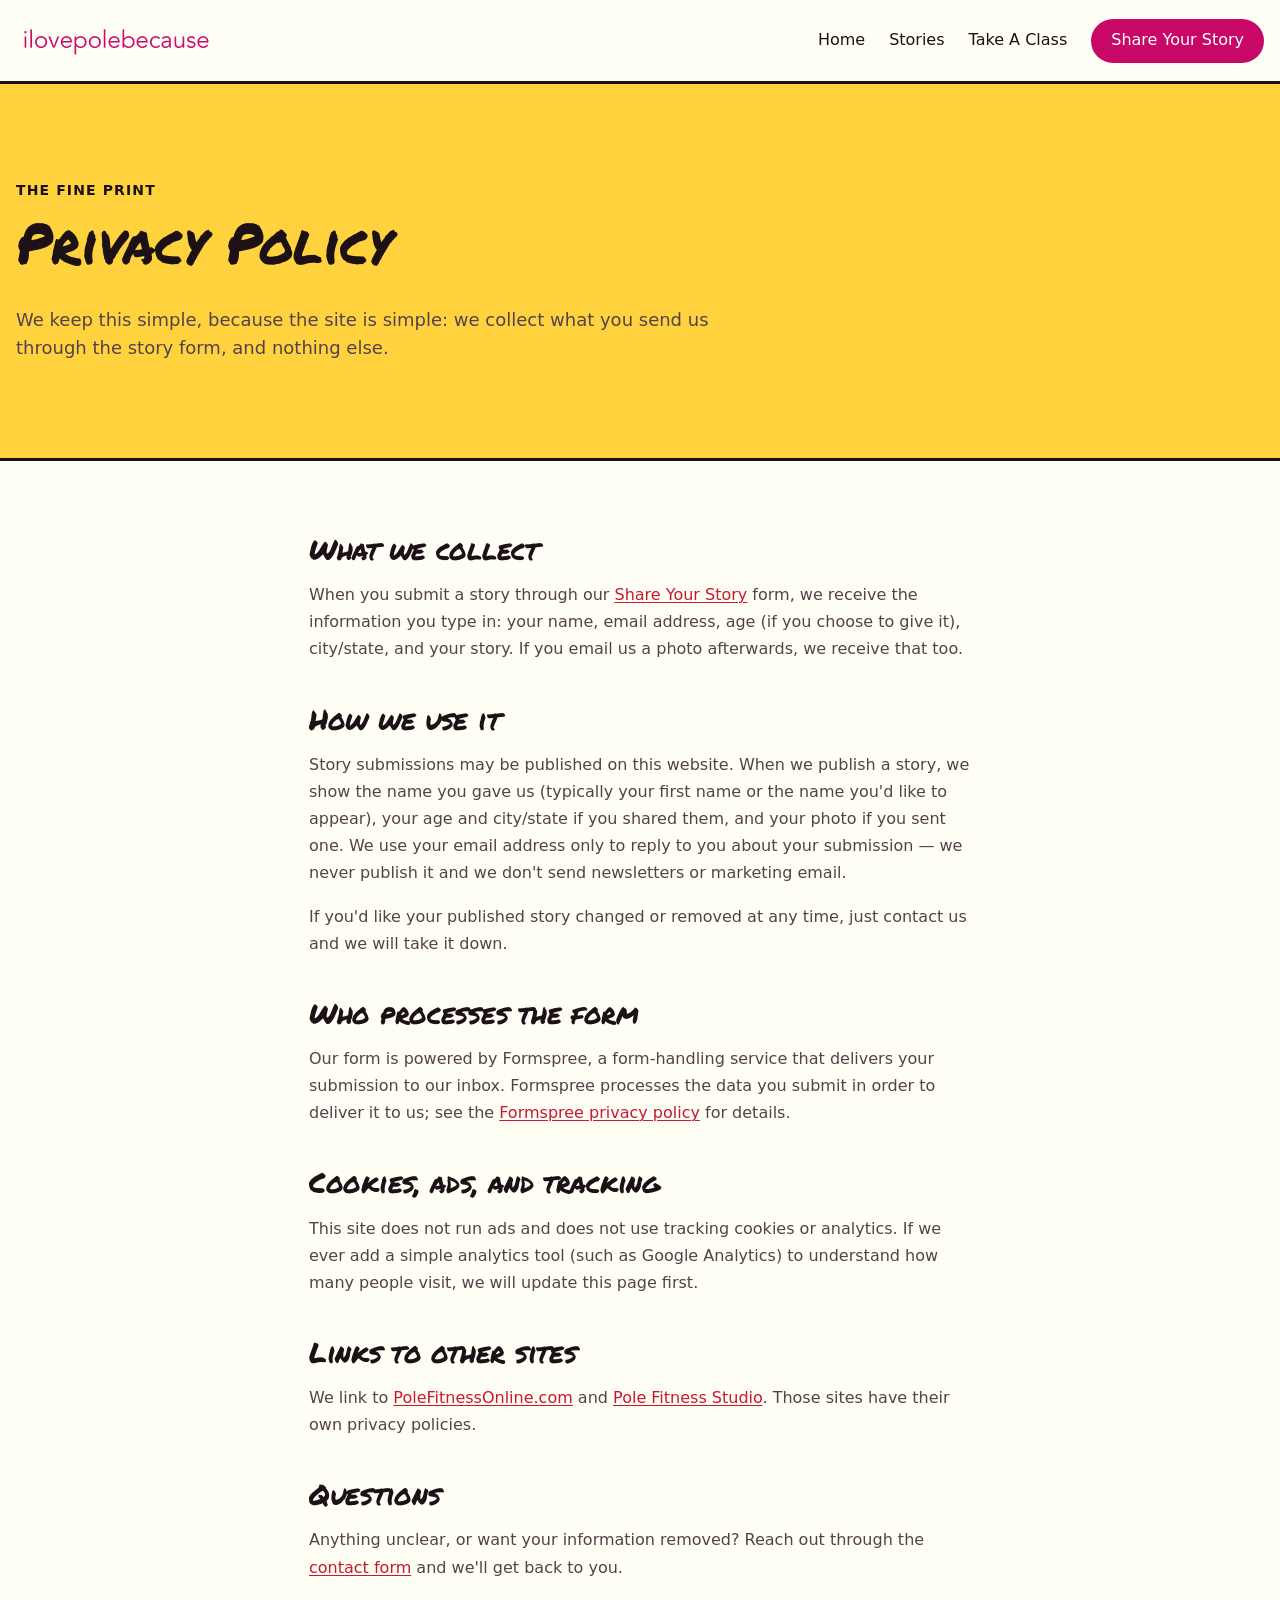
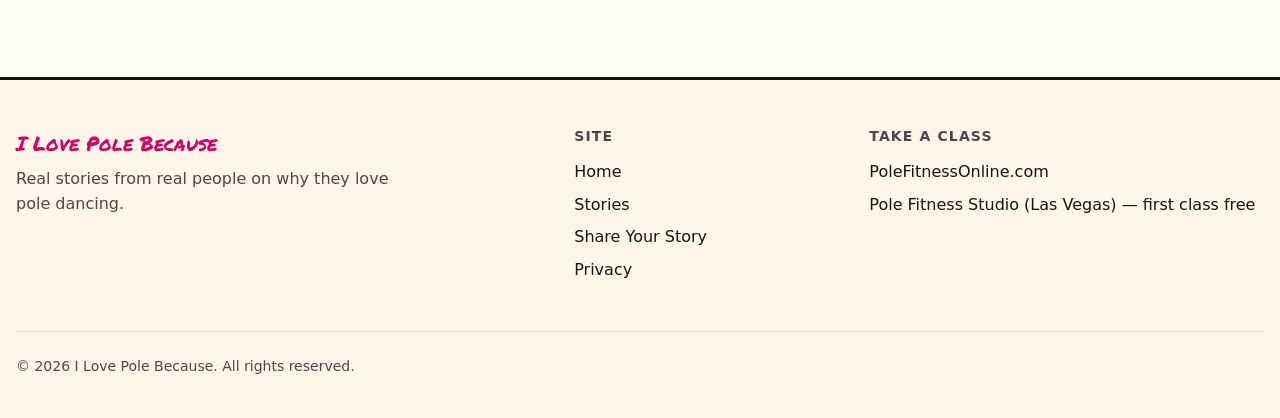
<file: privacy/index.html>
<!DOCTYPE html><html lang=en><head><!-- Google tag (gtag.js) --><script async src="https://www.googletagmanager.com/gtag/js?id=G-2T5BPMNR66"></script><script>window.dataLayer = window.dataLayer || [];function gtag(){dataLayer.push(arguments);}gtag('js', new Date());gtag('config', 'G-2T5BPMNR66');</script><meta charset=utf-8><meta content="width=device-width,initial-scale=1" name=viewport><meta content="IE=edge" http-equiv=X-UA-Compatible><title>Privacy Policy | I Love Pole Because</title><meta content="How ilovepolebecause.com handles story submissions and form data — a plain-language privacy policy for our community story site." name=description><link href=https://ilovepolebecause.com/privacy rel=canonical><meta content=website property=og:type><meta content="Privacy Policy | I Love Pole Because" property=og:title><meta content="How ilovepolebecause.com handles story submissions and form data — a plain-language privacy policy for our community story site." property=og:description><meta content=https://ilovepolebecause.com/privacy property=og:url><meta content=https://ilovepolebecause.com/og-image.png property=og:image><meta content="I Love Pole Because" property=og:site_name><meta content=summary_large_image name=twitter:card><meta content="Privacy Policy | I Love Pole Because" name=twitter:title><meta content="How ilovepolebecause.com handles story submissions and form data — a plain-language privacy policy for our community story site." name=twitter:description><meta content=https://ilovepolebecause.com/og-image.png name=twitter:image><link href=../favicon.svg rel=icon type=image/svg+xml><link href=../apple-touch-icon.png rel=apple-touch-icon sizes=180x180><link href=../site.webmanifest rel=manifest><script type=application/ld+json>{"@context":"https://schema.org","@type":"BreadcrumbList","itemListElement":[{"@type":"ListItem","position":1,"name":"Home","item":"https://ilovepolebecause.com/"},{"@type":"ListItem","position":2,"name":"Privacy Policy","item":"https://ilovepolebecause.com/privacy"}]}</script><meta content="Astro v4.16.19" name=generator><style>.prose[data-astro-cid-fb3qbcs3]{max-width:65ch;padding-top:var(--space-8)}.prose[data-astro-cid-fb3qbcs3] h2[data-astro-cid-fb3qbcs3]{font-size:var(--fs-h3);margin-top:var(--space-10)}.prose[data-astro-cid-fb3qbcs3] p[data-astro-cid-fb3qbcs3]{color:var(--color-text-muted);line-height:var(--lh-loose)}</style><link href=../assets/privacy.CB_iWWo0.css rel=stylesheet><style>.page-hero[data-astro-cid-3zbxo6iv]{padding-block:var(--space-section);background:var(--color-pop-yellow);border-bottom:var(--border-chunky)}.page-hero[data-astro-cid-3zbxo6iv] h1[data-astro-cid-3zbxo6iv]{display:inline-block;color:var(--color-ink)}.eyebrow[data-astro-cid-3zbxo6iv]{margin:0 0 var(--space-2) 0;font-size:var(--fs-sm);font-weight:var(--fw-bold);text-transform:uppercase;letter-spacing:.08em;color:var(--color-ink)}.intro[data-astro-cid-3zbxo6iv]{margin:var(--space-4) 0 0 0;max-width:65ch;font-size:var(--fs-lg);color:#54424b}</style><script type=module>const m=document.documentElement;m.classList.add("js");const u=window.matchMedia("(prefers-reduced-motion: reduce)").matches,a=document.querySelectorAll(".reveal, .reveal-scale, [data-stagger]");if(document.querySelectorAll("[data-stagger]").forEach(e=>{Array.from(e.children).forEach((e,t)=>{e.style.transitionDelay=u?"0ms":80*t+"ms"})}),u||!("IntersectionObserver"in window))a.forEach(e=>e.classList.add("in-view"));else{const e=e=>{e.classList.add("in-view")},t=new IntersectionObserver(n=>{for(const o of n)o.isIntersecting&&(e(o.target),t.unobserve(o.target))},{threshold:0,rootMargin:"0px 0px -6% 0px"});let n=!1;const o=()=>{n=!1;const o=window.innerHeight;a.forEach(n=>{if(n.classList.contains("in-view"))return;const r=n.getBoundingClientRect();r.top<.94*o&&r.bottom>0&&(e(n),t.unobserve(n))})},r=()=>{n||(n=!0,requestAnimationFrame(o))};window.addEventListener("scroll",r,{passive:!0}),window.addEventListener("resize",r,{passive:!0}),window.addEventListener("load",o),setTimeout(o,300),setTimeout(()=>{a.forEach(e)},3500),a.forEach(e=>t.observe(e))}const n=document.getElementById("mobile-nav-toggle"),o=document.getElementById("mobile-nav-drawer");if(o&&o.parentElement!==document.body&&document.body.appendChild(o),n&&o){const e=()=>{n.setAttribute("aria-expanded","false"),n.setAttribute("aria-label","Open menu"),o.setAttribute("hidden",""),document.body.style.overflow=""},t=()=>{n.setAttribute("aria-expanded","true"),n.setAttribute("aria-label","Close menu"),o.removeAttribute("hidden"),document.body.style.overflow="hidden",o.querySelector("a")?.focus()};n.addEventListener("click",()=>{"true"===n.getAttribute("aria-expanded")?e():t()}),o.addEventListener("click",t=>{t.target.closest("a")&&e()}),document.addEventListener("keydown",t=>{"Escape"===t.key&&"true"===n.getAttribute("aria-expanded")&&(e(),n.focus())})}</script><script type=module src=../assets/page.DTIbhfSr.js></script></head><body><a href=#main class=skip-link>Skip to content</a><header class=site-header data-astro-cid-3ef6ksr2><div class=container data-astro-cid-3ef6ksr2><a href=../ class=logo aria-label="I Love Pole Because — home" data-astro-cid-3ef6ksr2><img alt="I Love Pole Because" data-astro-cid-3ef6ksr2 decoding=async height=57 loading=eager src=../assets/logo.DSgeP44o_1ntwhr.webp srcset="../assets/logo.DSgeP44o_ZOX6UU.webp, ../assets/logo.DSgeP44o_1gdWlq.webp 2x" width=200></a><nav aria-label=Primary class=primary-nav data-astro-cid-dmqpwcec><ul data-astro-cid-dmqpwcec><li data-astro-cid-dmqpwcec><a href=../ data-astro-cid-dmqpwcec>Home</a></li><li data-astro-cid-dmqpwcec><a href=../stories data-astro-cid-dmqpwcec>Stories</a></li><li data-astro-cid-dmqpwcec><a href=https://www.polefitnessonline.com rel="noopener noreferrer" target=_blank data-astro-cid-dmqpwcec>Take A Class</a></li><li data-astro-cid-dmqpwcec><a href=../share-your-story class=nav-cta data-astro-cid-dmqpwcec>Share Your Story</a></li></ul></nav><div class=mobile-nav-wrap data-astro-cid-37bvxqo4><button aria-controls=mobile-nav-drawer aria-expanded=false aria-label="Open menu" data-astro-cid-37bvxqo4 id=mobile-nav-toggle type=button><svg aria-hidden=true class=icon-open data-astro-cid-37bvxqo4 height=26 viewBox="0 0 24 24" width=26><path d="M3 6h18v2.5H3zM3 10.75h18v2.5H3zM3 15.5h18V18H3z" data-astro-cid-37bvxqo4 fill=currentColor></path></svg> <svg aria-hidden=true class=icon-close data-astro-cid-37bvxqo4 height=26 viewBox="0 0 24 24" width=26><path d="M5.3 3.5 12 10.2l6.7-6.7 1.8 1.8L13.8 12l6.7 6.7-1.8 1.8L12 13.8l-6.7 6.7-1.8-1.8L10.2 12 3.5 5.3z" data-astro-cid-37bvxqo4 fill=currentColor></path></svg></button><div class=drawer data-astro-cid-37bvxqo4 hidden id=mobile-nav-drawer><nav aria-label="Mobile primary" data-astro-cid-37bvxqo4><ul data-astro-cid-37bvxqo4><li data-astro-cid-37bvxqo4><a href=../ data-astro-cid-37bvxqo4>Home</a></li><li data-astro-cid-37bvxqo4><a href=../stories data-astro-cid-37bvxqo4>Stories</a></li><li data-astro-cid-37bvxqo4><a href=../share-your-story data-astro-cid-37bvxqo4>Share Your Story</a></li><li data-astro-cid-37bvxqo4><a href=https://www.polefitnessonline.com rel="noopener noreferrer" target=_blank data-astro-cid-37bvxqo4>Take A Class</a></li></ul></nav></div></div></div></header><main id=main><header class=page-hero data-astro-cid-3zbxo6iv><div class=container data-astro-cid-3zbxo6iv><p class=eyebrow data-astro-cid-3zbxo6iv>The Fine Print</p><h1 data-astro-cid-3zbxo6iv>Privacy Policy</h1><p class=intro data-astro-cid-3zbxo6iv>We keep this simple, because the site is simple: we collect what you send us through the story form, and nothing else.</p></div></header><section class="container prose reveal" data-astro-cid-fb3qbcs3><h2 data-astro-cid-fb3qbcs3>What we collect</h2><p data-astro-cid-fb3qbcs3>When you submit a story through our <a href=../share-your-story data-astro-cid-fb3qbcs3>Share Your Story</a> form, we receive the information you type in: your name, email address, age (if you choose to give it), city/state, and your story. If you email us a photo afterwards, we receive that too.</p><h2 data-astro-cid-fb3qbcs3>How we use it</h2><p data-astro-cid-fb3qbcs3>Story submissions may be published on this website. When we publish a story, we show the name you gave us (typically your first name or the name you'd like to appear), your age and city/state if you shared them, and your photo if you sent one. We use your email address only to reply to you about your submission — we never publish it and we don't send newsletters or marketing email.</p><p data-astro-cid-fb3qbcs3>If you'd like your published story changed or removed at any time, just contact us and we will take it down.</p><h2 data-astro-cid-fb3qbcs3>Who processes the form</h2><p data-astro-cid-fb3qbcs3>Our form is powered by Formspree, a form-handling service that delivers your submission to our inbox. Formspree processes the data you submit in order to deliver it to us; see the <a href=https://formspree.io/legal/privacy-policy/ rel="noopener noreferrer" target=_blank data-astro-cid-fb3qbcs3>Formspree privacy policy</a> for details.</p><h2 data-astro-cid-fb3qbcs3>Cookies, ads, and tracking</h2><p data-astro-cid-fb3qbcs3>This site does not run ads and does not use tracking cookies or analytics. If we ever add a simple analytics tool (such as Google Analytics) to understand how many people visit, we will update this page first.</p><h2 data-astro-cid-fb3qbcs3>Links to other sites</h2><p data-astro-cid-fb3qbcs3>We link to <a href=https://www.polefitnessonline.com rel="noopener noreferrer" target=_blank data-astro-cid-fb3qbcs3>PoleFitnessOnline.com</a> and <a href=https://polefitnessstudio.com rel="noopener noreferrer" target=_blank data-astro-cid-fb3qbcs3>Pole Fitness Studio</a>. Those sites have their own privacy policies.</p><h2 data-astro-cid-fb3qbcs3>Questions</h2><p data-astro-cid-fb3qbcs3>Anything unclear, or want your information removed? Reach out through the <a href=../share-your-story data-astro-cid-fb3qbcs3>contact form</a> and we'll get back to you.</p></section></main><footer class=site-footer data-astro-cid-sz7xmlte><div class=container data-astro-cid-sz7xmlte><div class=grid data-astro-cid-sz7xmlte><div data-astro-cid-sz7xmlte><a href=../ data-astro-cid-sz7xmlte class=logo>I Love Pole Because</a><p class=tagline data-astro-cid-sz7xmlte>Real stories from real people on why they love pole dancing.</p></div><nav aria-label=Footer data-astro-cid-sz7xmlte><h2 data-astro-cid-sz7xmlte>Site</h2><ul data-astro-cid-sz7xmlte><li data-astro-cid-sz7xmlte><a href=../ data-astro-cid-sz7xmlte>Home</a></li><li data-astro-cid-sz7xmlte><a href=../stories data-astro-cid-sz7xmlte>Stories</a></li><li data-astro-cid-sz7xmlte><a href=../share-your-story data-astro-cid-sz7xmlte>Share Your Story</a></li><li data-astro-cid-sz7xmlte><a href=../privacy data-astro-cid-sz7xmlte>Privacy</a></li></ul></nav><nav aria-label="Take a class" data-astro-cid-sz7xmlte><h2 data-astro-cid-sz7xmlte>Take A Class</h2><ul data-astro-cid-sz7xmlte><li data-astro-cid-sz7xmlte><a href=https://www.polefitnessonline.com data-astro-cid-sz7xmlte rel="noopener noreferrer" target=_blank>PoleFitnessOnline.com</a></li><li data-astro-cid-sz7xmlte><a href=https://polefitnessstudio.com data-astro-cid-sz7xmlte rel="noopener noreferrer" target=_blank>Pole Fitness Studio (Las Vegas) — first class free</a></li></ul></nav></div><p class=copyright data-astro-cid-sz7xmlte>© 2026 I Love Pole Because. All rights reserved.</p></div></footer></body></html>
</file>
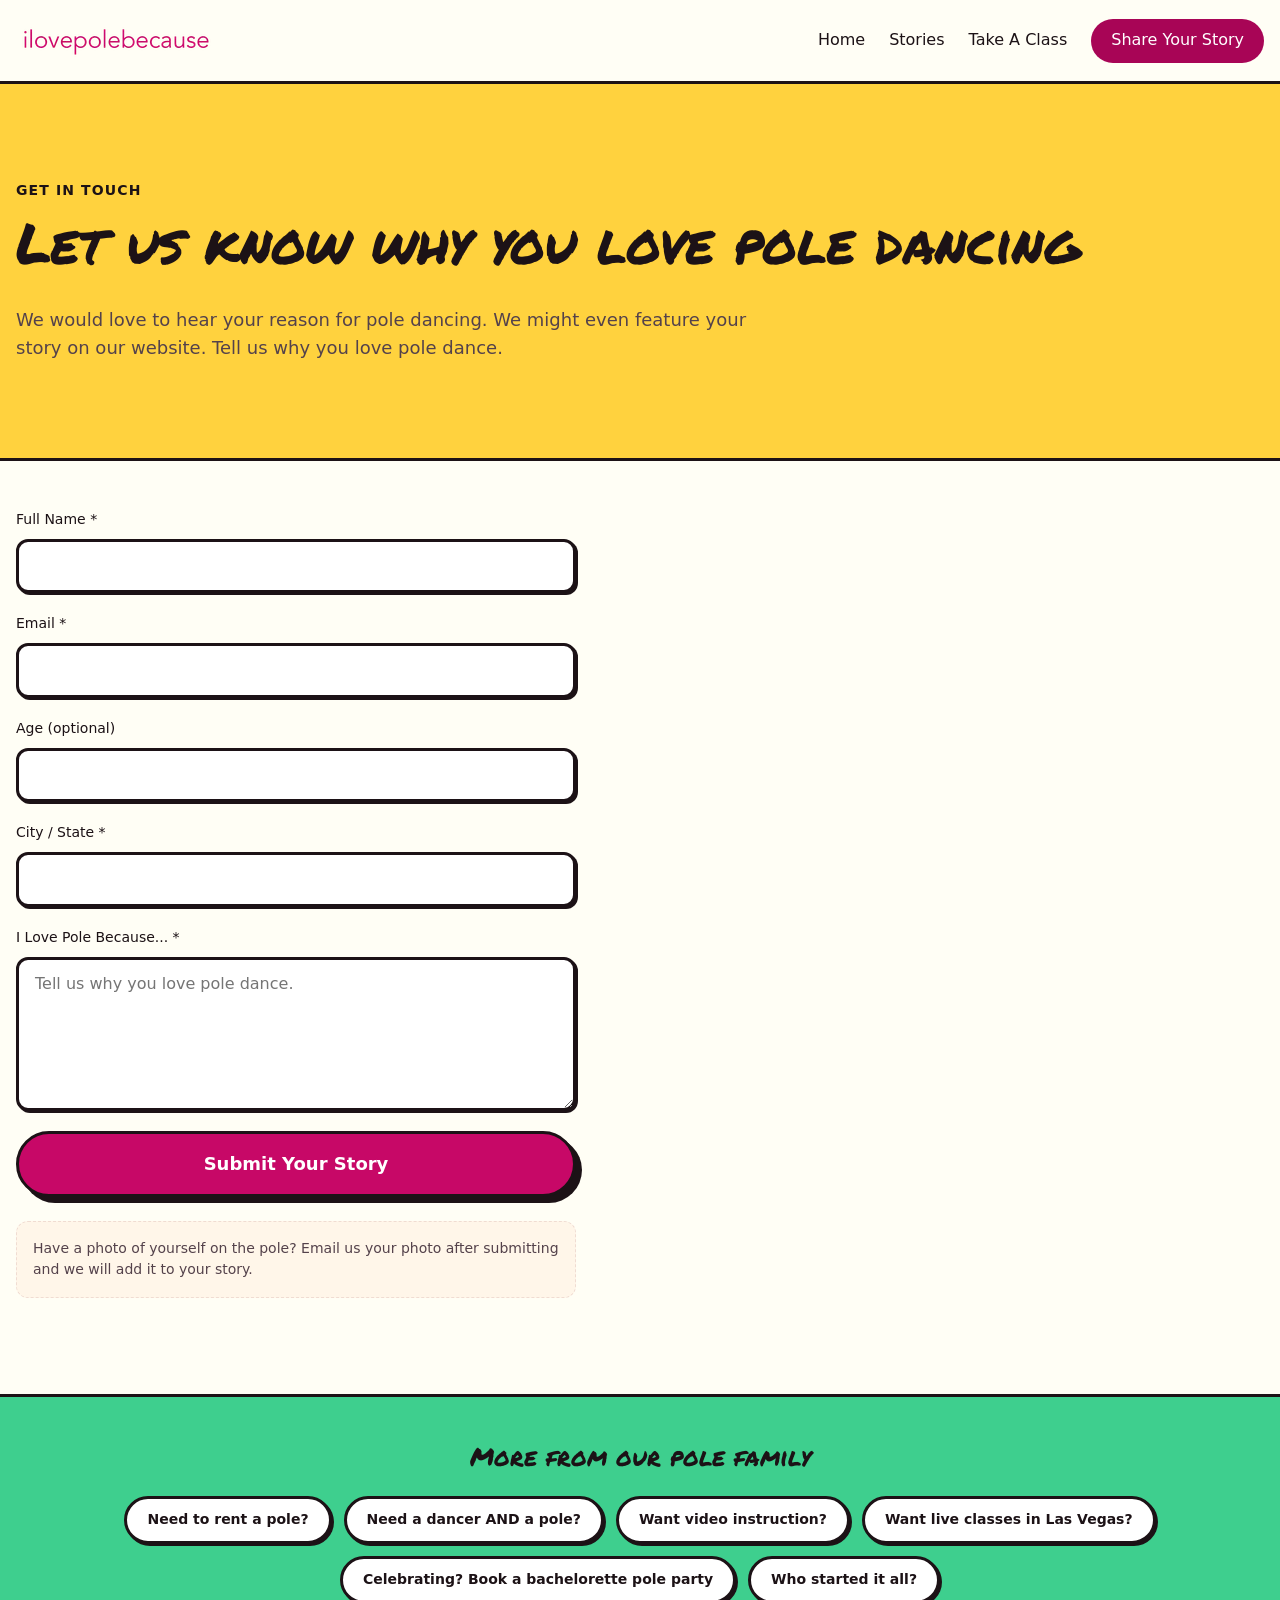
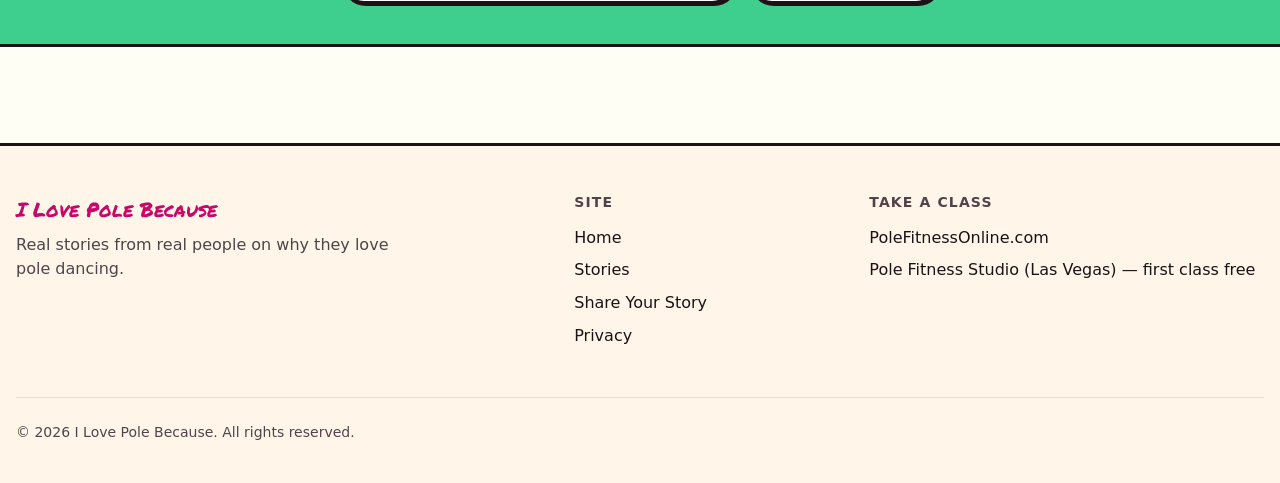
<file: share-your-story/index.html>
<!DOCTYPE html><html lang=en><head><!-- Google tag (gtag.js) --><script async src="https://www.googletagmanager.com/gtag/js?id=G-2T5BPMNR66"></script><script>window.dataLayer = window.dataLayer || [];function gtag(){dataLayer.push(arguments);}gtag('js', new Date());gtag('config', 'G-2T5BPMNR66');</script><meta charset=utf-8><meta content="width=device-width,initial-scale=1" name=viewport><meta content="IE=edge" http-equiv=X-UA-Compatible><title>Share Your Story | I Love Pole Because</title><meta content="We would love to hear your reason for pole dancing. Share your story and we might even feature it on ilovepolebecause.com." name=description><link href=https://ilovepolebecause.com/share-your-story rel=canonical><meta content=website property=og:type><meta content="Share Your Story | I Love Pole Because" property=og:title><meta content="We would love to hear your reason for pole dancing. Share your story and we might even feature it on ilovepolebecause.com." property=og:description><meta content=https://ilovepolebecause.com/share-your-story property=og:url><meta content=https://ilovepolebecause.com/og-image.png property=og:image><meta content="I Love Pole Because" property=og:site_name><meta content=summary_large_image name=twitter:card><meta content="Share Your Story | I Love Pole Because" name=twitter:title><meta content="We would love to hear your reason for pole dancing. Share your story and we might even feature it on ilovepolebecause.com." name=twitter:description><meta content=https://ilovepolebecause.com/og-image.png name=twitter:image><link href=../favicon.svg rel=icon type=image/svg+xml><link href=../apple-touch-icon.png rel=apple-touch-icon sizes=180x180><link href=../site.webmanifest rel=manifest><script type=application/ld+json>{"@context":"https://schema.org","@type":"BreadcrumbList","itemListElement":[{"@type":"ListItem","position":1,"name":"Home","item":"https://ilovepolebecause.com/"},{"@type":"ListItem","position":2,"name":"Share Your Story","item":"https://ilovepolebecause.com/share-your-story"}]}</script><meta content="Astro v4.16.19" name=generator><link href=../assets/privacy.CB_iWWo0.css rel=stylesheet><style>.page-hero[data-astro-cid-3zbxo6iv]{padding-block:var(--space-section);background:var(--color-pop-yellow);border-bottom:var(--border-chunky)}.page-hero[data-astro-cid-3zbxo6iv] h1[data-astro-cid-3zbxo6iv]{display:inline-block;color:var(--color-ink)}.eyebrow[data-astro-cid-3zbxo6iv]{margin:0 0 var(--space-2) 0;font-size:var(--fs-sm);font-weight:var(--fw-bold);text-transform:uppercase;letter-spacing:.08em;color:var(--color-ink)}.intro[data-astro-cid-3zbxo6iv]{margin:var(--space-4) 0 0 0;max-width:65ch;font-size:var(--fs-lg);color:#54424b}.btn[data-astro-cid-vnzlvqnm]{display:inline-flex;align-items:center;justify-content:center;gap:var(--space-2);padding:var(--space-3) var(--space-6);border-radius:var(--radius-full);font:inherit;font-weight:var(--fw-bold);text-decoration:none;cursor:pointer;border:var(--border-chunky);box-shadow:var(--shadow-hard);transition:transform var(--duration-fast) var(--ease-out),box-shadow var(--duration-fast) var(--ease-out),background var(--duration-fast) var(--ease-out);min-height:48px;min-width:44px}.btn[data-astro-cid-vnzlvqnm]:hover{transform:translate(-2px,-2px);box-shadow:var(--shadow-hard-lg)}.btn[data-astro-cid-vnzlvqnm]:active{transform:translate(2px,2px);box-shadow:var(--shadow-hard-sm)}.btn--lg[data-astro-cid-vnzlvqnm]{padding:var(--space-4) var(--space-8);font-size:var(--fs-lg)}.btn--primary[data-astro-cid-vnzlvqnm]{background:var(--color-primary);color:var(--color-primary-contrast)}.btn--secondary[data-astro-cid-vnzlvqnm]{background:var(--color-pop-yellow);color:var(--color-ink)}.btn--ghost[data-astro-cid-vnzlvqnm]{background:#fff;color:var(--color-ink)}.btn--full[data-astro-cid-vnzlvqnm]{width:100%}@media (prefers-reduced-motion:reduce){.btn[data-astro-cid-vnzlvqnm]:active,.btn[data-astro-cid-vnzlvqnm]:hover{transform:none}}.family-band[data-astro-cid-uqkxmicp]{margin-top:var(--space-section);padding-block:var(--space-10);background:var(--color-pop-mint);border-block:var(--border-chunky)}.band-title[data-astro-cid-uqkxmicp]{margin:0 0 var(--space-5) 0;font-family:var(--font-display);font-size:var(--fs-2xl);color:var(--color-ink);text-align:center}.pills[data-astro-cid-uqkxmicp]{list-style:none;margin:0;padding:0;display:flex;flex-wrap:wrap;justify-content:center;gap:var(--space-3)}.pills[data-astro-cid-uqkxmicp] a[data-astro-cid-uqkxmicp]{display:inline-flex;align-items:center;min-height:48px;padding:var(--space-2) var(--space-5);background:#fff;border:var(--border-chunky);border-radius:var(--radius-full);color:var(--color-ink);text-decoration:none;font-weight:var(--fw-bold);font-size:var(--fs-sm);box-shadow:var(--shadow-hard-sm);transition:transform var(--duration-fast) var(--ease-out),box-shadow var(--duration-fast) var(--ease-out)}.pills[data-astro-cid-uqkxmicp] a[data-astro-cid-uqkxmicp]:hover{transform:translate(-2px,-2px) rotate(-.5deg);box-shadow:4px 4px 0 var(--color-ink)}.pills[data-astro-cid-uqkxmicp] a[data-astro-cid-uqkxmicp]:active{transform:translate(2px,2px);box-shadow:none}.pills[data-astro-cid-uqkxmicp] a[data-astro-cid-uqkxmicp]:focus-visible{outline:3px solid var(--color-pop-blue);outline-offset:2px}@media (prefers-reduced-motion:reduce){.pills[data-astro-cid-uqkxmicp] a[data-astro-cid-uqkxmicp]:hover{transform:none}}.contact-form[data-astro-cid-svshx33u]{display:flex;flex-direction:column;gap:var(--space-5);max-width:560px}.field[data-astro-cid-svshx33u]{display:flex;flex-direction:column;gap:var(--space-2)}label[data-astro-cid-svshx33u]{font-weight:var(--fw-medium);font-size:var(--fs-sm)}input[data-astro-cid-svshx33u],textarea[data-astro-cid-svshx33u]{padding:var(--space-3) var(--space-4);border:var(--border-chunky);border-radius:var(--radius-md);box-shadow:var(--shadow-hard-sm);font:inherit;background:#fff;color:var(--color-text);width:100%;min-height:48px;transition:box-shadow var(--duration-fast) var(--ease-out),transform var(--duration-fast) var(--ease-out)}input[data-astro-cid-svshx33u]:focus,textarea[data-astro-cid-svshx33u]:focus{outline:3px solid var(--color-pop-blue);outline-offset:2px;transform:translate(-1px,-1px);box-shadow:4px 4px 0 var(--color-ink)}@media (prefers-reduced-motion:reduce){input[data-astro-cid-svshx33u]:focus,textarea[data-astro-cid-svshx33u]:focus{transform:none}}.honeypot[data-astro-cid-svshx33u]{position:absolute;left:-9999px;width:1px;height:1px;opacity:0}.form-section[data-astro-cid-cjdhpknl]{padding-top:var(--space-12)}.photo-note[data-astro-cid-cjdhpknl]{margin-top:var(--space-6);max-width:560px;padding:var(--space-4);background:var(--color-surface);border:1px dashed var(--color-border);border-radius:var(--radius-md);color:var(--color-text-muted);font-size:var(--fs-sm)}</style><script type=module>const m=document.documentElement;m.classList.add("js");const u=window.matchMedia("(prefers-reduced-motion: reduce)").matches,a=document.querySelectorAll(".reveal, .reveal-scale, [data-stagger]");if(document.querySelectorAll("[data-stagger]").forEach(e=>{Array.from(e.children).forEach((e,t)=>{e.style.transitionDelay=u?"0ms":80*t+"ms"})}),u||!("IntersectionObserver"in window))a.forEach(e=>e.classList.add("in-view"));else{const e=e=>{e.classList.add("in-view")},t=new IntersectionObserver(n=>{for(const o of n)o.isIntersecting&&(e(o.target),t.unobserve(o.target))},{threshold:0,rootMargin:"0px 0px -6% 0px"});let n=!1;const o=()=>{n=!1;const o=window.innerHeight;a.forEach(n=>{if(n.classList.contains("in-view"))return;const r=n.getBoundingClientRect();r.top<.94*o&&r.bottom>0&&(e(n),t.unobserve(n))})},r=()=>{n||(n=!0,requestAnimationFrame(o))};window.addEventListener("scroll",r,{passive:!0}),window.addEventListener("resize",r,{passive:!0}),window.addEventListener("load",o),setTimeout(o,300),setTimeout(()=>{a.forEach(e)},3500),a.forEach(e=>t.observe(e))}const n=document.getElementById("mobile-nav-toggle"),o=document.getElementById("mobile-nav-drawer");if(o&&o.parentElement!==document.body&&document.body.appendChild(o),n&&o){const e=()=>{n.setAttribute("aria-expanded","false"),n.setAttribute("aria-label","Open menu"),o.setAttribute("hidden",""),document.body.style.overflow=""},t=()=>{n.setAttribute("aria-expanded","true"),n.setAttribute("aria-label","Close menu"),o.removeAttribute("hidden"),document.body.style.overflow="hidden",o.querySelector("a")?.focus()};n.addEventListener("click",()=>{"true"===n.getAttribute("aria-expanded")?e():t()}),o.addEventListener("click",t=>{t.target.closest("a")&&e()}),document.addEventListener("keydown",t=>{"Escape"===t.key&&"true"===n.getAttribute("aria-expanded")&&(e(),n.focus())})}</script><script type=module src=../assets/page.DTIbhfSr.js></script></head><body><a href=#main class=skip-link>Skip to content</a><header class=site-header data-astro-cid-3ef6ksr2><div class=container data-astro-cid-3ef6ksr2><a href=../ class=logo aria-label="I Love Pole Because — home" data-astro-cid-3ef6ksr2><img alt="I Love Pole Because" data-astro-cid-3ef6ksr2 decoding=async height=57 loading=eager src=../assets/logo.DSgeP44o_1ntwhr.webp srcset="../assets/logo.DSgeP44o_ZOX6UU.webp, ../assets/logo.DSgeP44o_1gdWlq.webp 2x" width=200></a><nav aria-label=Primary class=primary-nav data-astro-cid-dmqpwcec><ul data-astro-cid-dmqpwcec><li data-astro-cid-dmqpwcec><a href=../ data-astro-cid-dmqpwcec>Home</a></li><li data-astro-cid-dmqpwcec><a href=../stories data-astro-cid-dmqpwcec>Stories</a></li><li data-astro-cid-dmqpwcec><a href=https://www.polefitnessonline.com rel="noopener noreferrer" target=_blank data-astro-cid-dmqpwcec>Take A Class</a></li><li data-astro-cid-dmqpwcec><a href=../share-your-story class=nav-cta aria-current=page data-astro-cid-dmqpwcec>Share Your Story</a></li></ul></nav><div class=mobile-nav-wrap data-astro-cid-37bvxqo4><button type=button aria-controls=mobile-nav-drawer aria-expanded=false aria-label="Open menu" data-astro-cid-37bvxqo4 id=mobile-nav-toggle><svg aria-hidden=true class=icon-open data-astro-cid-37bvxqo4 height=26 viewBox="0 0 24 24" width=26><path d="M3 6h18v2.5H3zM3 10.75h18v2.5H3zM3 15.5h18V18H3z" data-astro-cid-37bvxqo4 fill=currentColor></path></svg> <svg aria-hidden=true class=icon-close data-astro-cid-37bvxqo4 height=26 viewBox="0 0 24 24" width=26><path d="M5.3 3.5 12 10.2l6.7-6.7 1.8 1.8L13.8 12l6.7 6.7-1.8 1.8L12 13.8l-6.7 6.7-1.8-1.8L10.2 12 3.5 5.3z" data-astro-cid-37bvxqo4 fill=currentColor></path></svg></button><div class=drawer data-astro-cid-37bvxqo4 hidden id=mobile-nav-drawer><nav aria-label="Mobile primary" data-astro-cid-37bvxqo4><ul data-astro-cid-37bvxqo4><li data-astro-cid-37bvxqo4><a href=../ data-astro-cid-37bvxqo4>Home</a></li><li data-astro-cid-37bvxqo4><a href=../stories data-astro-cid-37bvxqo4>Stories</a></li><li data-astro-cid-37bvxqo4><a href=../share-your-story data-astro-cid-37bvxqo4>Share Your Story</a></li><li data-astro-cid-37bvxqo4><a href=https://www.polefitnessonline.com rel="noopener noreferrer" target=_blank data-astro-cid-37bvxqo4>Take A Class</a></li></ul></nav></div></div></div></header><main id=main><header class=page-hero data-astro-cid-3zbxo6iv><div class=container data-astro-cid-3zbxo6iv><p class=eyebrow data-astro-cid-3zbxo6iv>Get In Touch</p><h1 data-astro-cid-3zbxo6iv>Let us know why you love pole dancing</h1><p class=intro data-astro-cid-3zbxo6iv>We would love to hear your reason for pole dancing. We might even feature your story on our website. Tell us why you love pole dance.</p></div></header><section class="container form-section reveal" data-astro-cid-cjdhpknl><form action=https://formspree.io/f/mnpaakyj class=contact-form data-astro-cid-svshx33u method=post novalidate><input data-astro-cid-svshx33u name=_subject type=hidden value="New story submission — ilovepolebecause.com"> <input data-astro-cid-svshx33u name=_next type=hidden value=/thanks> <input data-astro-cid-svshx33u name=_gotcha type=text autocomplete=off aria-hidden=true class=honeypot tabindex=-1><div class=field data-astro-cid-svshx33u><label data-astro-cid-svshx33u for=field-name>Full Name<span data-astro-cid-svshx33u aria-hidden=true> *</span> <span data-astro-cid-svshx33u class=sr-only>(required)</span></label> <input data-astro-cid-svshx33u name=name type=text autocomplete=name id=field-name required></div><div class=field data-astro-cid-svshx33u><label data-astro-cid-svshx33u for=field-email>Email<span data-astro-cid-svshx33u aria-hidden=true> *</span> <span data-astro-cid-svshx33u class=sr-only>(required)</span></label> <input data-astro-cid-svshx33u name=email type=email autocomplete=email id=field-email required></div><div class=field data-astro-cid-svshx33u><label data-astro-cid-svshx33u for=field-age>Age (optional)</label> <input data-astro-cid-svshx33u name=age type=text autocomplete=off id=field-age></div><div class=field data-astro-cid-svshx33u><label data-astro-cid-svshx33u for=field-city_state>City / State<span data-astro-cid-svshx33u aria-hidden=true> *</span> <span data-astro-cid-svshx33u class=sr-only>(required)</span></label> <input data-astro-cid-svshx33u name=city_state type=text autocomplete=address-level2 id=field-city_state required></div><div class=field data-astro-cid-svshx33u><label data-astro-cid-svshx33u for=field-story>I Love Pole Because...<span data-astro-cid-svshx33u aria-hidden=true> *</span> <span data-astro-cid-svshx33u class=sr-only>(required)</span></label> <textarea data-astro-cid-svshx33u id=field-story name=story placeholder="Tell us why you love pole dance." required rows=5></textarea></div><button type=submit class="btn btn--full btn--lg btn--primary" data-astro-cid-vnzlvqnm>Submit Your Story</button></form><p class=photo-note data-astro-cid-cjdhpknl>Have a photo of yourself on the pole? Email us your photo after submitting and we will add it to your story.</p></section><aside aria-label="More from the pole family" class="reveal family-band" data-astro-cid-uqkxmicp><div class=container data-astro-cid-uqkxmicp><p class=band-title data-astro-cid-uqkxmicp>More from our pole family</p><ul class=pills data-astro-cid-uqkxmicp data-stagger><li data-astro-cid-uqkxmicp><a href=https://lasvegaspolerentals.com rel="noopener noreferrer" target=_blank data-astro-cid-uqkxmicp>Need to rent a pole?</a></li><li data-astro-cid-uqkxmicp><a href=https://burlesquetogo.com rel="noopener noreferrer" target=_blank data-astro-cid-uqkxmicp>Need a dancer AND a pole?</a></li><li data-astro-cid-uqkxmicp><a href=https://www.polefitnessonline.com rel="noopener noreferrer" target=_blank data-astro-cid-uqkxmicp>Want video instruction?</a></li><li data-astro-cid-uqkxmicp><a href=https://www.polefitnessstudio.com rel="noopener noreferrer" target=_blank data-astro-cid-uqkxmicp>Want live classes in Las Vegas?</a></li><li data-astro-cid-uqkxmicp><a href=https://www.bachelorettepoledancingparties.com rel="noopener noreferrer" target=_blank data-astro-cid-uqkxmicp>Celebrating? Book a bachelorette pole party</a></li><li data-astro-cid-uqkxmicp><a href=https://www.officiallyfawnia.com rel="noopener noreferrer" target=_blank data-astro-cid-uqkxmicp>Who started it all?</a></li></ul></div></aside></main><footer class=site-footer data-astro-cid-sz7xmlte><div class=container data-astro-cid-sz7xmlte><div class=grid data-astro-cid-sz7xmlte><div data-astro-cid-sz7xmlte><a href=../ data-astro-cid-sz7xmlte class=logo>I Love Pole Because</a><p class=tagline data-astro-cid-sz7xmlte>Real stories from real people on why they love pole dancing.</p></div><nav aria-label=Footer data-astro-cid-sz7xmlte><h2 data-astro-cid-sz7xmlte>Site</h2><ul data-astro-cid-sz7xmlte><li data-astro-cid-sz7xmlte><a href=../ data-astro-cid-sz7xmlte>Home</a></li><li data-astro-cid-sz7xmlte><a href=../stories data-astro-cid-sz7xmlte>Stories</a></li><li data-astro-cid-sz7xmlte><a href=../share-your-story data-astro-cid-sz7xmlte>Share Your Story</a></li><li data-astro-cid-sz7xmlte><a href=../privacy data-astro-cid-sz7xmlte>Privacy</a></li></ul></nav><nav aria-label="Take a class" data-astro-cid-sz7xmlte><h2 data-astro-cid-sz7xmlte>Take A Class</h2><ul data-astro-cid-sz7xmlte><li data-astro-cid-sz7xmlte><a href=https://www.polefitnessonline.com rel="noopener noreferrer" target=_blank data-astro-cid-sz7xmlte>PoleFitnessOnline.com</a></li><li data-astro-cid-sz7xmlte><a href=https://polefitnessstudio.com rel="noopener noreferrer" target=_blank data-astro-cid-sz7xmlte>Pole Fitness Studio (Las Vegas) — first class free</a></li></ul></nav></div><p class=copyright data-astro-cid-sz7xmlte>© 2026 I Love Pole Because. All rights reserved.</p></div></footer></body></html>
</file>
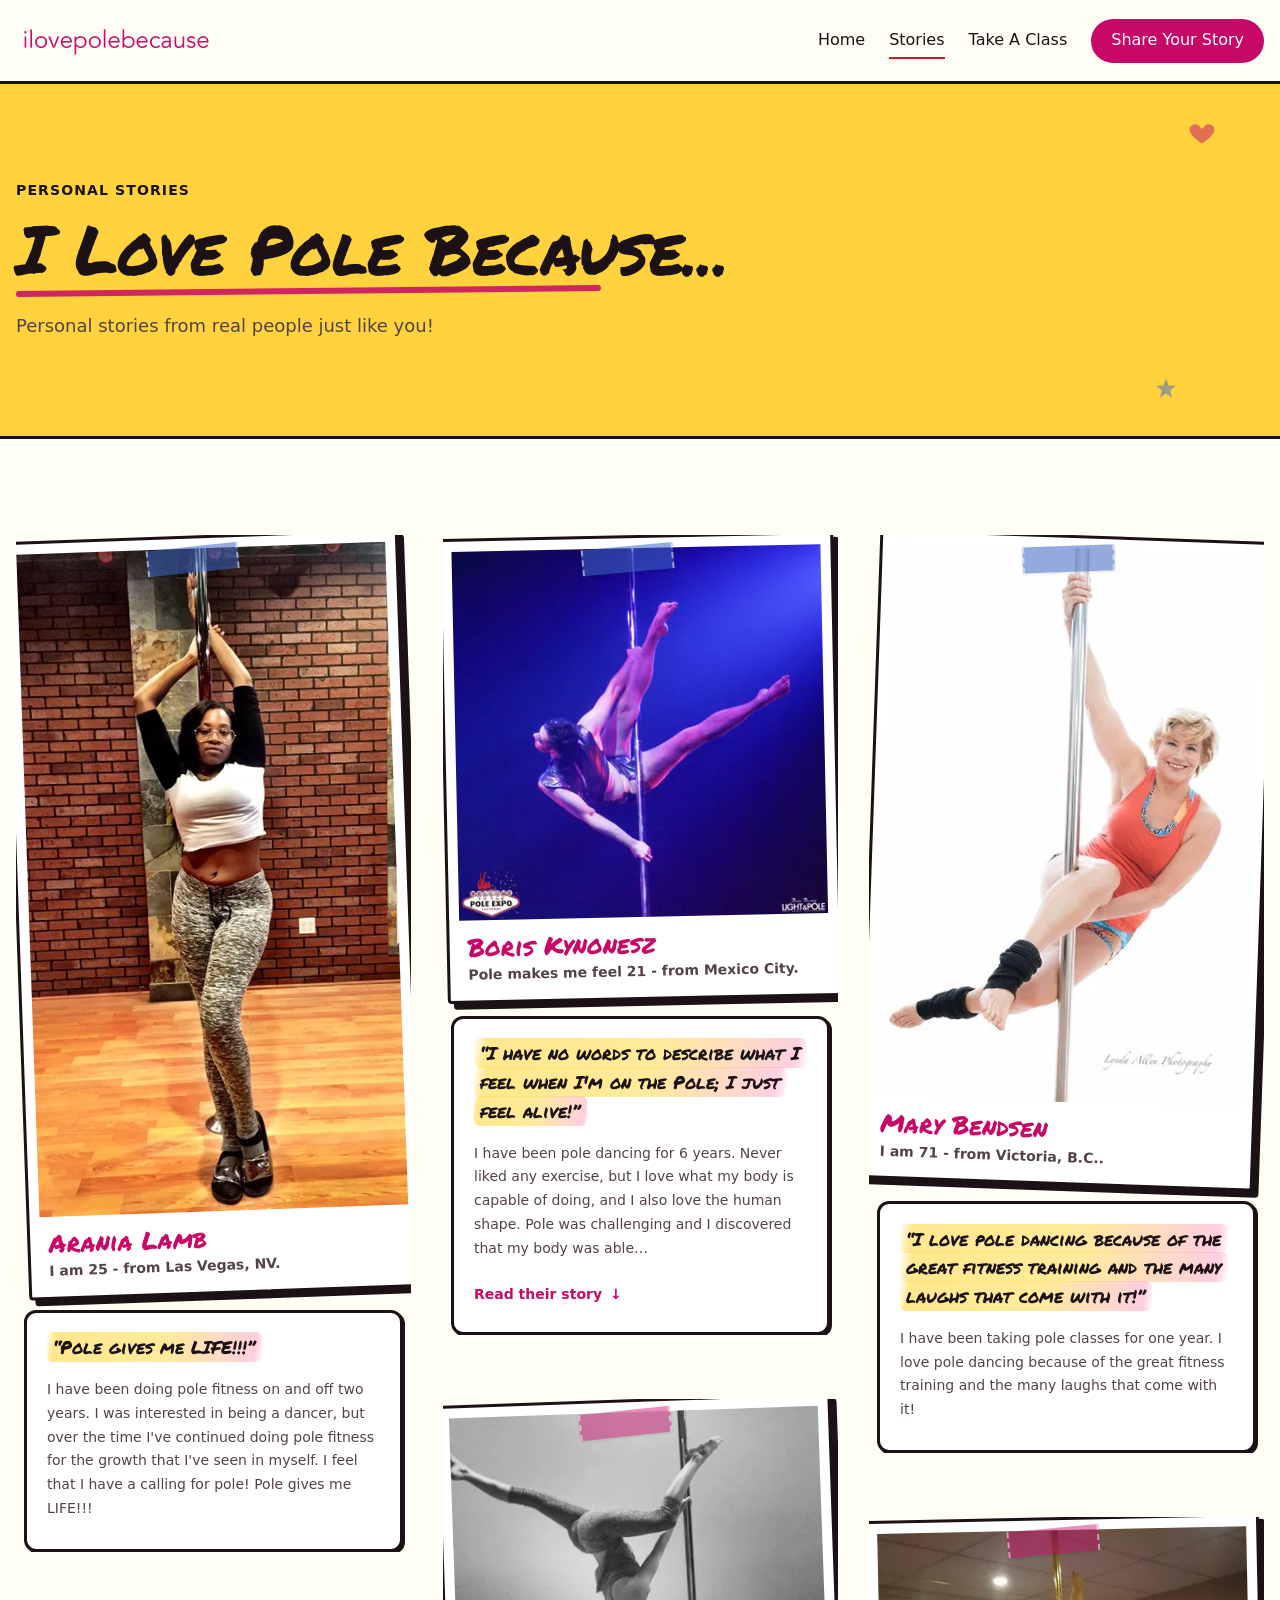
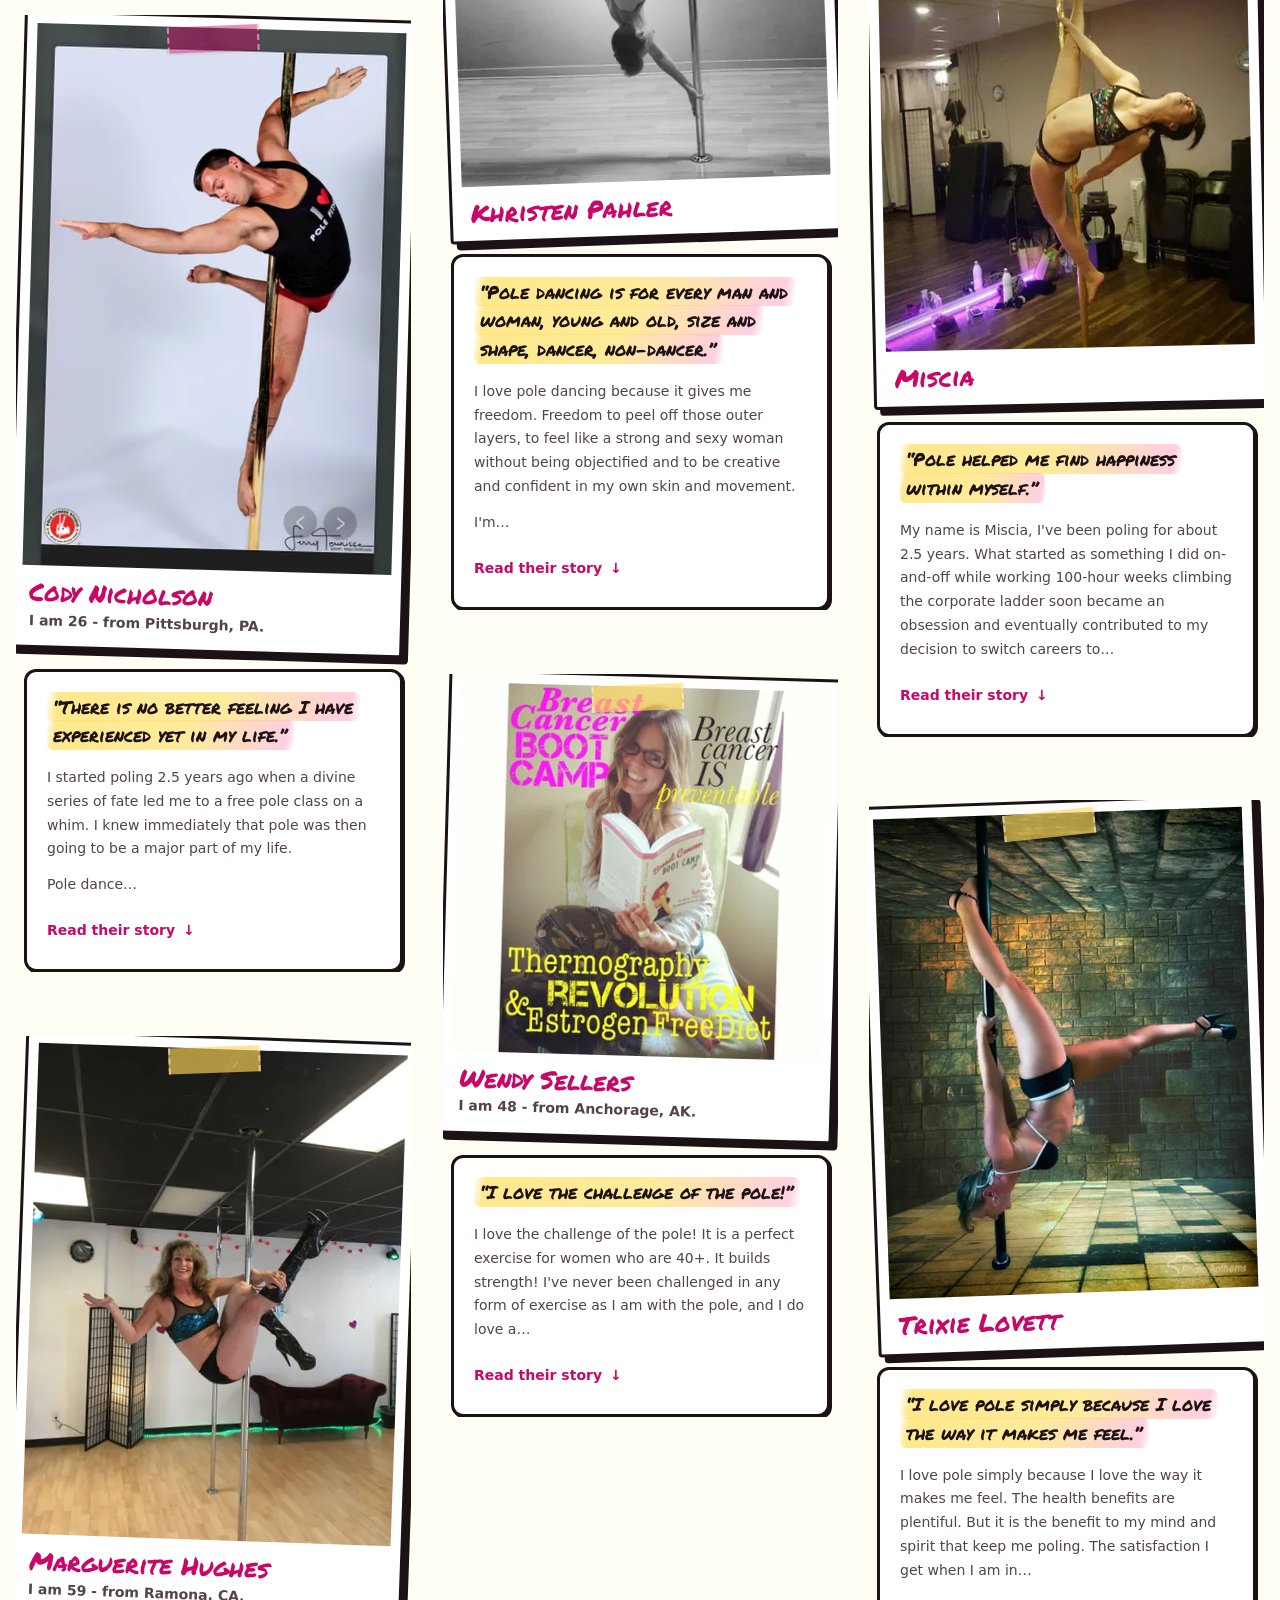
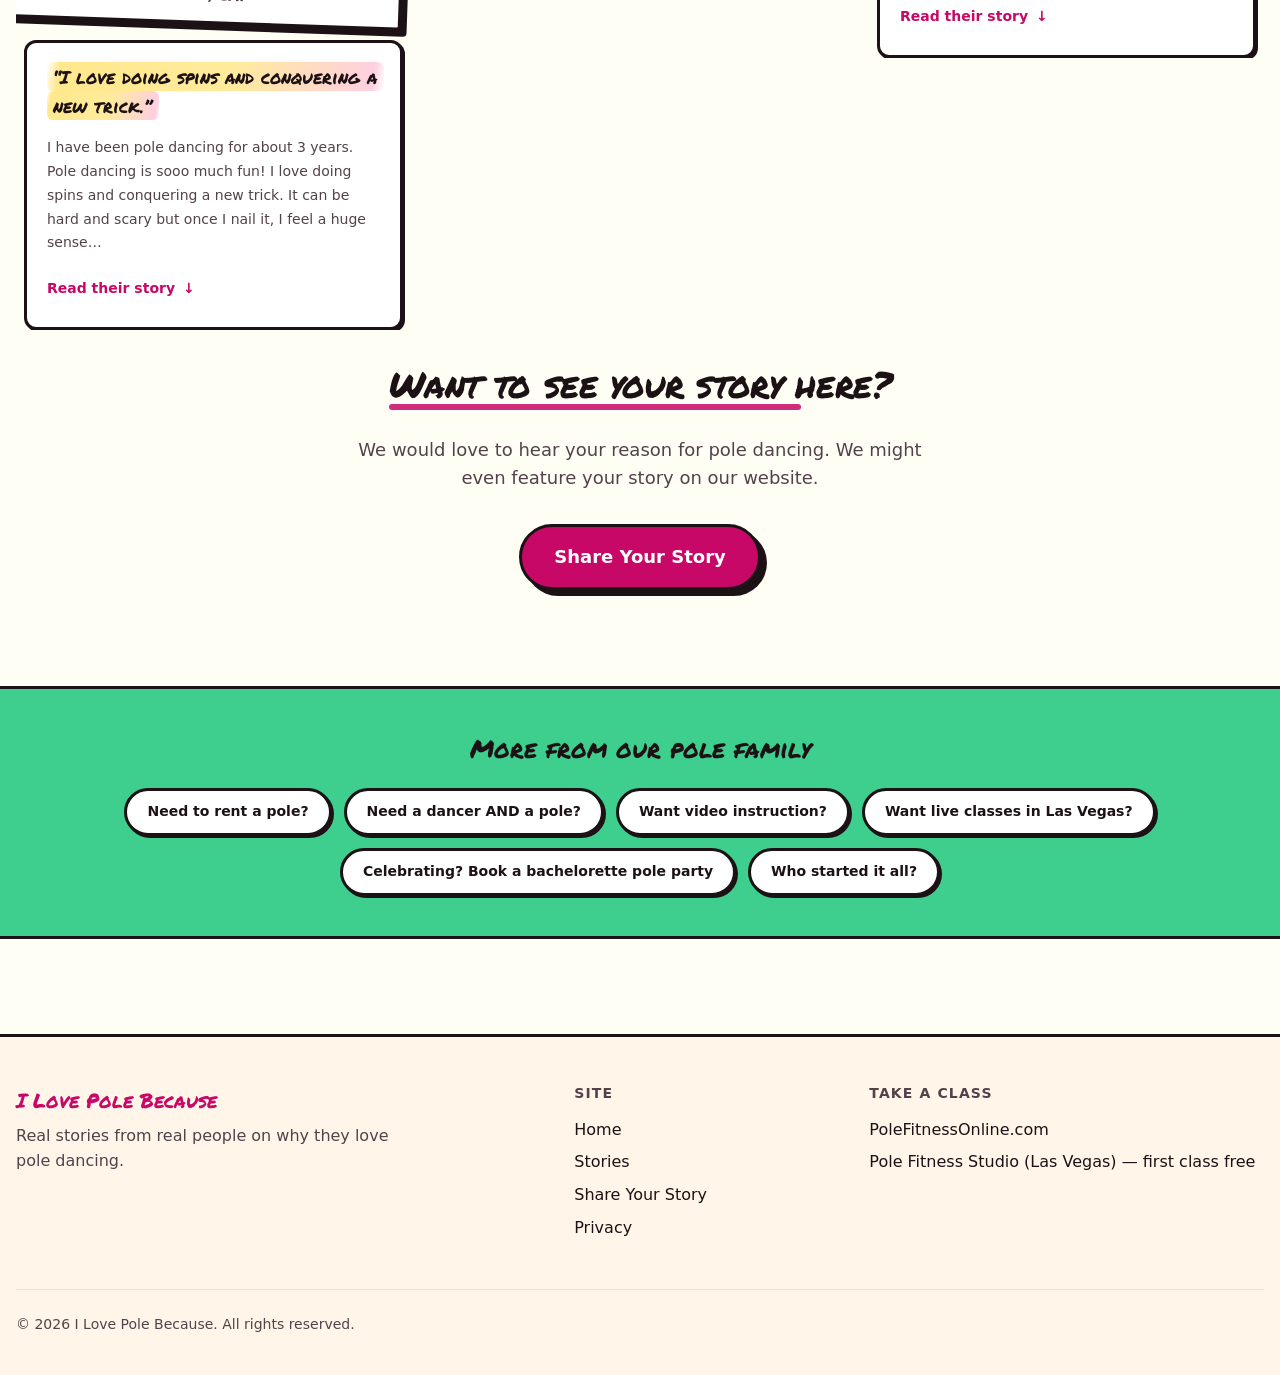
<file: stories/index.html>
<!DOCTYPE html><html lang=en><head><!-- Google tag (gtag.js) --><script async src="https://www.googletagmanager.com/gtag/js?id=G-2T5BPMNR66"></script><script>window.dataLayer = window.dataLayer || [];function gtag(){dataLayer.push(arguments);}gtag('js', new Date());gtag('config', 'G-2T5BPMNR66');</script><meta charset=utf-8><meta content="width=device-width,initial-scale=1" name=viewport><meta content="IE=edge" http-equiv=X-UA-Compatible><title>Personal Stories | I Love Pole Because</title><meta content="Personal stories from real people on why they love pole dancing — fitness, confidence, community, and joy, in their own words." name=description><link href=https://ilovepolebecause.com/stories rel=canonical><meta content=website property=og:type><meta content="Personal Stories | I Love Pole Because" property=og:title><meta content="Personal stories from real people on why they love pole dancing — fitness, confidence, community, and joy, in their own words." property=og:description><meta content=https://ilovepolebecause.com/stories property=og:url><meta content=https://ilovepolebecause.com/og-image.png property=og:image><meta content="I Love Pole Because" property=og:site_name><meta content=summary_large_image name=twitter:card><meta content="Personal Stories | I Love Pole Because" name=twitter:title><meta content="Personal stories from real people on why they love pole dancing — fitness, confidence, community, and joy, in their own words." name=twitter:description><meta content=https://ilovepolebecause.com/og-image.png name=twitter:image><link href=../favicon.svg rel=icon type=image/svg+xml><link href=../apple-touch-icon.png rel=apple-touch-icon sizes=180x180><link href=../site.webmanifest rel=manifest><script type=application/ld+json>{"@context":"https://schema.org","@type":"BreadcrumbList","itemListElement":[{"@type":"ListItem","position":1,"name":"Home","item":"https://ilovepolebecause.com/"},{"@type":"ListItem","position":2,"name":"Personal Stories","item":"https://ilovepolebecause.com/stories"}]}</script><meta content="Astro v4.16.19" name=generator><link href=../assets/privacy.CB_iWWo0.css rel=stylesheet><style>.btn[data-astro-cid-vnzlvqnm]{display:inline-flex;align-items:center;justify-content:center;gap:var(--space-2);padding:var(--space-3) var(--space-6);border-radius:var(--radius-full);font:inherit;font-weight:var(--fw-bold);text-decoration:none;cursor:pointer;border:var(--border-chunky);box-shadow:var(--shadow-hard);transition:transform var(--duration-fast) var(--ease-out),box-shadow var(--duration-fast) var(--ease-out),background var(--duration-fast) var(--ease-out);min-height:48px;min-width:44px}.btn[data-astro-cid-vnzlvqnm]:hover{transform:translate(-2px,-2px);box-shadow:var(--shadow-hard-lg)}.btn[data-astro-cid-vnzlvqnm]:active{transform:translate(2px,2px);box-shadow:var(--shadow-hard-sm)}.btn--lg[data-astro-cid-vnzlvqnm]{padding:var(--space-4) var(--space-8);font-size:var(--fs-lg)}.btn--primary[data-astro-cid-vnzlvqnm]{background:var(--color-primary);color:var(--color-primary-contrast)}.btn--secondary[data-astro-cid-vnzlvqnm]{background:var(--color-pop-yellow);color:var(--color-ink)}.btn--ghost[data-astro-cid-vnzlvqnm]{background:#fff;color:var(--color-ink)}.btn--full[data-astro-cid-vnzlvqnm]{width:100%}@media (prefers-reduced-motion:reduce){.btn[data-astro-cid-vnzlvqnm]:active,.btn[data-astro-cid-vnzlvqnm]:hover{transform:none}}.family-band[data-astro-cid-uqkxmicp]{margin-top:var(--space-section);padding-block:var(--space-10);background:var(--color-pop-mint);border-block:var(--border-chunky)}.band-title[data-astro-cid-uqkxmicp]{margin:0 0 var(--space-5) 0;font-family:var(--font-display);font-size:var(--fs-2xl);color:var(--color-ink);text-align:center}.pills[data-astro-cid-uqkxmicp]{list-style:none;margin:0;padding:0;display:flex;flex-wrap:wrap;justify-content:center;gap:var(--space-3)}.pills[data-astro-cid-uqkxmicp] a[data-astro-cid-uqkxmicp]{display:inline-flex;align-items:center;min-height:48px;padding:var(--space-2) var(--space-5);background:#fff;border:var(--border-chunky);border-radius:var(--radius-full);color:var(--color-ink);text-decoration:none;font-weight:var(--fw-bold);font-size:var(--fs-sm);box-shadow:var(--shadow-hard-sm);transition:transform var(--duration-fast) var(--ease-out),box-shadow var(--duration-fast) var(--ease-out)}.pills[data-astro-cid-uqkxmicp] a[data-astro-cid-uqkxmicp]:hover{transform:translate(-2px,-2px) rotate(-.5deg);box-shadow:4px 4px 0 var(--color-ink)}.pills[data-astro-cid-uqkxmicp] a[data-astro-cid-uqkxmicp]:active{transform:translate(2px,2px);box-shadow:none}.pills[data-astro-cid-uqkxmicp] a[data-astro-cid-uqkxmicp]:focus-visible{outline:3px solid var(--color-pop-blue);outline-offset:2px}@media (prefers-reduced-motion:reduce){.pills[data-astro-cid-uqkxmicp] a[data-astro-cid-uqkxmicp]:hover{transform:none}}</style><link href=../assets/stories.CQNm0t1E.css rel=stylesheet><script type=module>const m=document.documentElement;m.classList.add("js");const u=window.matchMedia("(prefers-reduced-motion: reduce)").matches,a=document.querySelectorAll(".reveal, .reveal-scale, [data-stagger]");if(document.querySelectorAll("[data-stagger]").forEach(e=>{Array.from(e.children).forEach((e,t)=>{e.style.transitionDelay=u?"0ms":80*t+"ms"})}),u||!("IntersectionObserver"in window))a.forEach(e=>e.classList.add("in-view"));else{const e=e=>{e.classList.add("in-view")},t=new IntersectionObserver(n=>{for(const o of n)o.isIntersecting&&(e(o.target),t.unobserve(o.target))},{threshold:0,rootMargin:"0px 0px -6% 0px"});let n=!1;const o=()=>{n=!1;const o=window.innerHeight;a.forEach(n=>{if(n.classList.contains("in-view"))return;const r=n.getBoundingClientRect();r.top<.94*o&&r.bottom>0&&(e(n),t.unobserve(n))})},r=()=>{n||(n=!0,requestAnimationFrame(o))};window.addEventListener("scroll",r,{passive:!0}),window.addEventListener("resize",r,{passive:!0}),window.addEventListener("load",o),setTimeout(o,300),setTimeout(()=>{a.forEach(e)},3500),a.forEach(e=>t.observe(e))}const n=document.getElementById("mobile-nav-toggle"),o=document.getElementById("mobile-nav-drawer");if(o&&o.parentElement!==document.body&&document.body.appendChild(o),n&&o){const e=()=>{n.setAttribute("aria-expanded","false"),n.setAttribute("aria-label","Open menu"),o.setAttribute("hidden",""),document.body.style.overflow=""},t=()=>{n.setAttribute("aria-expanded","true"),n.setAttribute("aria-label","Close menu"),o.removeAttribute("hidden"),document.body.style.overflow="hidden",o.querySelector("a")?.focus()};n.addEventListener("click",()=>{"true"===n.getAttribute("aria-expanded")?e():t()}),o.addEventListener("click",t=>{t.target.closest("a")&&e()}),document.addEventListener("keydown",t=>{"Escape"===t.key&&"true"===n.getAttribute("aria-expanded")&&(e(),n.focus())})}</script><script type=module src=../assets/page.DTIbhfSr.js></script></head><body><a href=#main class=skip-link>Skip to content</a><header class=site-header data-astro-cid-3ef6ksr2><div class=container data-astro-cid-3ef6ksr2><a href=../ class=logo aria-label="I Love Pole Because — home" data-astro-cid-3ef6ksr2><img alt="I Love Pole Because" decoding=async height=57 loading=eager src=../assets/logo.DSgeP44o_1ntwhr.webp srcset="../assets/logo.DSgeP44o_ZOX6UU.webp, ../assets/logo.DSgeP44o_1gdWlq.webp 2x" width=200 data-astro-cid-3ef6ksr2></a><nav aria-label=Primary class=primary-nav data-astro-cid-dmqpwcec><ul data-astro-cid-dmqpwcec><li data-astro-cid-dmqpwcec><a href=../ data-astro-cid-dmqpwcec>Home</a></li><li data-astro-cid-dmqpwcec><a href=../stories data-astro-cid-dmqpwcec aria-current=page>Stories</a></li><li data-astro-cid-dmqpwcec><a href=https://www.polefitnessonline.com rel="noopener noreferrer" target=_blank data-astro-cid-dmqpwcec>Take A Class</a></li><li data-astro-cid-dmqpwcec><a href=../share-your-story class=nav-cta data-astro-cid-dmqpwcec>Share Your Story</a></li></ul></nav><div class=mobile-nav-wrap data-astro-cid-37bvxqo4><button aria-controls=mobile-nav-drawer aria-expanded=false aria-label="Open menu" data-astro-cid-37bvxqo4 id=mobile-nav-toggle type=button><svg aria-hidden=true class=icon-open height=26 viewBox="0 0 24 24" width=26 data-astro-cid-37bvxqo4><path d="M3 6h18v2.5H3zM3 10.75h18v2.5H3zM3 15.5h18V18H3z" fill=currentColor data-astro-cid-37bvxqo4></path></svg> <svg aria-hidden=true class=icon-close height=26 viewBox="0 0 24 24" width=26 data-astro-cid-37bvxqo4><path d="M5.3 3.5 12 10.2l6.7-6.7 1.8 1.8L13.8 12l6.7 6.7-1.8 1.8L12 13.8l-6.7 6.7-1.8-1.8L10.2 12 3.5 5.3z" fill=currentColor data-astro-cid-37bvxqo4></path></svg></button><div class=drawer data-astro-cid-37bvxqo4 hidden id=mobile-nav-drawer><nav aria-label="Mobile primary" data-astro-cid-37bvxqo4><ul data-astro-cid-37bvxqo4><li data-astro-cid-37bvxqo4><a href=../ data-astro-cid-37bvxqo4>Home</a></li><li data-astro-cid-37bvxqo4><a href=../stories data-astro-cid-37bvxqo4>Stories</a></li><li data-astro-cid-37bvxqo4><a href=../share-your-story data-astro-cid-37bvxqo4>Share Your Story</a></li><li data-astro-cid-37bvxqo4><a href=https://www.polefitnessonline.com rel="noopener noreferrer" target=_blank data-astro-cid-37bvxqo4>Take A Class</a></li></ul></nav></div></div></div></header><main id=main><header class=page-hero data-astro-cid-na7xuwe2><svg aria-hidden=true class="doodle hero-doodle-1" height=28 viewBox="0 0 24 24" width=28 data-astro-cid-na7xuwe2><path d="M12 21s-7.5-4.9-9.8-9C.6 9 1.7 5.6 4.8 4.7c1.9-.6 4 .1 5.2 1.7L12 8.5l2-2.1c1.2-1.6 3.3-2.3 5.2-1.7 3.1.9 4.2 4.3 2.6 7.3-2.3 4.1-9.8 9-9.8 9z" fill=var(--color-primary) data-astro-cid-na7xuwe2 opacity=0.5></path></svg> <svg aria-hidden=true class="doodle doodle--slow hero-doodle-2" height=24 viewBox="0 0 24 24" width=24 data-astro-cid-na7xuwe2><path d="m12 1.5 2.6 6.9 7.4.4-5.8 4.7 1.9 7.2L12 16.6l-6.1 4.1 1.9-7.2L2 8.8l7.4-.4z" fill=var(--color-secondary) data-astro-cid-na7xuwe2 opacity=0.5></path></svg><div class=container data-astro-cid-na7xuwe2><p class=eyebrow data-astro-cid-na7xuwe2>Personal Stories</p><h1 class=marker-underline data-astro-cid-na7xuwe2>I Love Pole Because...</h1><p class=intro data-astro-cid-na7xuwe2>Personal stories from real people just like you!</p></div></header><section class=container data-astro-cid-na7xuwe2><div class=scrap-wall data-astro-cid-na7xuwe2><article aria-label="Arania Lamb's story" class="reveal scrap-card" data-astro-cid-na7xuwe2 id=arania-lamb><div class="card-polaroid polaroid" data-astro-cid-na7xuwe2><span class=tape data-astro-cid-na7xuwe2 aria-hidden=true></span> <img alt="Arania mid-pose on the pole in Las Vegas" decoding=async height=1610 loading=lazy src=../assets/arania-lamb.CVPD_vzg_1Lqg26.webp srcset="../assets/arania-lamb.CVPD_vzg_14A1os.webp 400w, ../assets/arania-lamb.CVPD_vzg_ZQj0Ys.webp 700w" width=896 data-astro-cid-na7xuwe2 sizes="(min-width: 1100px) 380px, (min-width: 700px) 45vw, 92vw"><p class=polaroid-name data-astro-cid-na7xuwe2>Arania Lamb</p><p class=polaroid-caption data-astro-cid-na7xuwe2>I am 25 - from Las Vegas, NV.</p></div><div class=story-note data-astro-cid-na7xuwe2><p class=pull-quote data-astro-cid-na7xuwe2><span class=marker-highlight data-astro-cid-na7xuwe2>“Pole gives me LIFE!!!”</span></p><p class=story-text data-astro-cid-na7xuwe2>I have been doing pole fitness on and off two years. I was interested in being a dancer, but over the time I&#39;ve continued doing pole fitness for the growth that I&#39;ve seen in myself. I feel that I have a calling for pole! Pole gives me LIFE!!!</p></div></article><article aria-label="Cody Nicholson's story" class="reveal scrap-card" data-astro-cid-na7xuwe2 id=cody-nicholson><div class="card-polaroid polaroid" data-astro-cid-na7xuwe2><span class=tape data-astro-cid-na7xuwe2 aria-hidden=true></span> <img alt="Cody holding a strength pose on the pole" decoding=async height=2115 loading=lazy src=../assets/cody-nicholson.CJRZMHO8_Z1EJ2LY.webp srcset="../assets/cody-nicholson.CJRZMHO8_Z1WIER7.webp 400w, ../assets/cody-nicholson.CJRZMHO8_1byqxT.webp 700w" width=1439 data-astro-cid-na7xuwe2 sizes="(min-width: 1100px) 380px, (min-width: 700px) 45vw, 92vw"><p class=polaroid-name data-astro-cid-na7xuwe2>Cody Nicholson</p><p class=polaroid-caption data-astro-cid-na7xuwe2>I am 26 - from Pittsburgh, PA.</p></div><div class=story-note data-astro-cid-na7xuwe2><p class=pull-quote data-astro-cid-na7xuwe2><span class=marker-highlight data-astro-cid-na7xuwe2>“There is no better feeling I have experienced yet in my life.”</span></p><p class=story-text data-astro-cid-na7xuwe2>I started poling 2.5 years ago when a divine series of fate led me to a free pole class on a whim. I knew immediately that pole was then going to be a major part of my life.</p><p class=story-text data-astro-cid-na7xuwe2>Pole dance…</p><details class=read-more data-astro-cid-na7xuwe2><summary data-astro-cid-na7xuwe2><span class=more-label data-astro-cid-na7xuwe2>Read their story</span> <span class=less-label data-astro-cid-na7xuwe2>Show less</span></summary><p class=story-text data-astro-cid-na7xuwe2>…has given me an outlet for physical and emotional expression that I couldn&#39;t even find in music performance, an area to which I dedicated over 14 years of my life. When I go into the studio, nothing can get me. I will only fly, in many shapes and ways, until I DECIDE I am done flying. There is no better feeling I have experienced yet in my life.</p></details></div></article><article aria-label="Marguerite Hughes's story" class="reveal scrap-card" data-astro-cid-na7xuwe2 id=marguerite-hughes><div class="card-polaroid polaroid" data-astro-cid-na7xuwe2><span class=tape data-astro-cid-na7xuwe2 aria-hidden=true></span> <img alt="Marguerite spinning on the pole" decoding=async height=1600 loading=lazy src=../assets/marguerite-hughes.D23QS0Qe_Z1LjDsV.webp srcset="../assets/marguerite-hughes.D23QS0Qe_ZPzqlK.webp 400w, ../assets/marguerite-hughes.D23QS0Qe_2iHF4g.webp 700w" width=1200 data-astro-cid-na7xuwe2 sizes="(min-width: 1100px) 380px, (min-width: 700px) 45vw, 92vw"><p class=polaroid-name data-astro-cid-na7xuwe2>Marguerite Hughes</p><p class=polaroid-caption data-astro-cid-na7xuwe2>I am 59 - from Ramona, CA.</p></div><div class=story-note data-astro-cid-na7xuwe2><p class=pull-quote data-astro-cid-na7xuwe2><span class=marker-highlight data-astro-cid-na7xuwe2>“I love doing spins and conquering a new trick.”</span></p><p class=story-text data-astro-cid-na7xuwe2>I have been pole dancing for about 3 years. Pole dancing is sooo much fun! I love doing spins and conquering a new trick. It can be hard and scary but once I nail it, I feel a huge sense…</p><details class=read-more data-astro-cid-na7xuwe2><summary data-astro-cid-na7xuwe2><span class=more-label data-astro-cid-na7xuwe2>Read their story</span> <span class=less-label data-astro-cid-na7xuwe2>Show less</span></summary><p class=story-text data-astro-cid-na7xuwe2>…of accomplishment. Pole dancing has greatly increased my upper body strength. I also love the camaraderie and support of the pole dance community! I have many great friends because of pole dancing. And how can a woman not feel sexy wearing 6 inch heels and spinning around a pole?</p></details></div></article><article aria-label="Boris Kynonesz's story" class="reveal scrap-card" data-astro-cid-na7xuwe2 id=boris-kynonesz><div class="card-polaroid polaroid" data-astro-cid-na7xuwe2><span class=tape data-astro-cid-na7xuwe2 aria-hidden=true></span> <img alt="Boris performing at Pole Expo in Las Vegas" decoding=async height=3541 loading=lazy src=../assets/boris-kynonesz.UvV1H9ny_rFFuH.webp srcset="../assets/boris-kynonesz.UvV1H9ny_2hnbnO.webp 400w, ../assets/boris-kynonesz.UvV1H9ny_lt8YT.webp 700w" width=3541 data-astro-cid-na7xuwe2 sizes="(min-width: 1100px) 380px, (min-width: 700px) 45vw, 92vw"><p class=polaroid-name data-astro-cid-na7xuwe2>Boris Kynonesz</p><p class=polaroid-caption data-astro-cid-na7xuwe2>Pole makes me feel 21 - from Mexico City.</p></div><div class=story-note data-astro-cid-na7xuwe2><p class=pull-quote data-astro-cid-na7xuwe2><span class=marker-highlight data-astro-cid-na7xuwe2>“I have no words to describe what I feel when I&#39;m on the Pole; I just feel alive!”</span></p><p class=story-text data-astro-cid-na7xuwe2>I have been pole dancing for 6 years. Never liked any exercise, but I love what my body is capable of doing, and I also love the human shape. Pole was challenging and I discovered that my body was able…</p><details class=read-more data-astro-cid-na7xuwe2><summary data-astro-cid-na7xuwe2><span class=more-label data-astro-cid-na7xuwe2>Read their story</span> <span class=less-label data-astro-cid-na7xuwe2>Show less</span></summary><p class=story-text data-astro-cid-na7xuwe2>…to make beautiful shapes, and I instantly fell in love. I have no words to describe what I feel when I&#39;m on the Pole; I just feel alive!</p></details></div></article><article aria-label="Khristen Pahler's story" class="reveal scrap-card" data-astro-cid-na7xuwe2 id=khristen-pahler><div class="card-polaroid polaroid" data-astro-cid-na7xuwe2><span class=tape data-astro-cid-na7xuwe2 aria-hidden=true></span> <img alt="Khristen holding a butterfly pose on the pole" decoding=async height=640 loading=lazy src=../assets/khristen-pahler.DXLbsY6v_Z189Dxq.webp srcset="../assets/khristen-pahler.DXLbsY6v_ZsrtcM.webp 400w, ../assets/khristen-pahler.DXLbsY6v_Z189Dxq.webp 700w" width=640 data-astro-cid-na7xuwe2 sizes="(min-width: 1100px) 380px, (min-width: 700px) 45vw, 92vw"><p class=polaroid-name data-astro-cid-na7xuwe2>Khristen Pahler</p></div><div class=story-note data-astro-cid-na7xuwe2><p class=pull-quote data-astro-cid-na7xuwe2><span class=marker-highlight data-astro-cid-na7xuwe2>“Pole dancing is for every man and woman, young and old, size and shape, dancer, non-dancer.”</span></p><p class=story-text data-astro-cid-na7xuwe2>I love pole dancing because it gives me freedom. Freedom to peel off those outer layers, to feel like a strong and sexy woman without being objectified and to be creative and confident in my own skin and movement.</p><p class=story-text data-astro-cid-na7xuwe2>I&#39;m…</p><details class=read-more data-astro-cid-na7xuwe2><summary data-astro-cid-na7xuwe2><span class=more-label data-astro-cid-na7xuwe2>Read their story</span> <span class=less-label data-astro-cid-na7xuwe2>Show less</span></summary><p class=story-text data-astro-cid-na7xuwe2>…a mother of 2 teenage daughters. They dance and choreograph performance pieces with me and they travel to pole shows, competitions and conventions. As they join me in dancing I see their confidence grow. I see their acceptance of all body types and encouragement of others. My heart is so happy as they proudly tell others that their mother is a pole dancer and that they should watch her perform.</p><p class=story-text data-astro-cid-na7xuwe2>Pole dancing is for every man and woman, young and old, size and shape, dancer, non-dancer.</p></details></div></article><article aria-label="Wendy Sellers's story" class="reveal scrap-card" data-astro-cid-na7xuwe2 id=wendy-sellers><div class="card-polaroid polaroid" data-astro-cid-na7xuwe2><span class=tape data-astro-cid-na7xuwe2 aria-hidden=true></span> <img alt="Wendy posing on the pole in Anchorage, Alaska" decoding=async height=1440 loading=lazy src=../assets/wendy-sellers.CZTsO6bP_2nI3Wb.webp srcset="../assets/wendy-sellers.CZTsO6bP_23FMQb.webp 400w, ../assets/wendy-sellers.CZTsO6bP_7LKsg.webp 700w" width=1440 data-astro-cid-na7xuwe2 sizes="(min-width: 1100px) 380px, (min-width: 700px) 45vw, 92vw"><p class=polaroid-name data-astro-cid-na7xuwe2>Wendy Sellers</p><p class=polaroid-caption data-astro-cid-na7xuwe2>I am 48 - from Anchorage, AK.</p></div><div class=story-note data-astro-cid-na7xuwe2><p class=pull-quote data-astro-cid-na7xuwe2><span class=marker-highlight data-astro-cid-na7xuwe2>“I love the challenge of the pole!”</span></p><p class=story-text data-astro-cid-na7xuwe2>I love the challenge of the pole! It is a perfect exercise for women who are 40+. It builds strength! I&#39;ve never been challenged in any form of exercise as I am with the pole, and I do love a…</p><details class=read-more data-astro-cid-na7xuwe2><summary data-astro-cid-na7xuwe2><span class=more-label data-astro-cid-na7xuwe2>Read their story</span> <span class=less-label data-astro-cid-na7xuwe2>Show less</span></summary><p class=story-text data-astro-cid-na7xuwe2>…challenge! Another thing I discuss and fix with my patients is their passion. When we find our fire or passion, life is so much sweeter.</p></details></div></article><article aria-label="Mary Bendsen's story" class="reveal scrap-card" data-astro-cid-na7xuwe2 id=mary-bendsen><div class="card-polaroid polaroid" data-astro-cid-na7xuwe2><span class=tape data-astro-cid-na7xuwe2 aria-hidden=true></span> <img alt="Mary, 71, up on the pole mid-move" decoding=async height=960 loading=lazy src=../assets/mary-bendsen.CohRFGMo_Z1BPRhl.webp srcset="../assets/mary-bendsen.CohRFGMo_2lKEBC.webp 400w, ../assets/mary-bendsen.CohRFGMo_Z1BPRhl.webp 700w" width=639 data-astro-cid-na7xuwe2 sizes="(min-width: 1100px) 380px, (min-width: 700px) 45vw, 92vw"><p class=polaroid-name data-astro-cid-na7xuwe2>Mary Bendsen</p><p class=polaroid-caption data-astro-cid-na7xuwe2>I am 71 - from Victoria, B.C..</p></div><div class=story-note data-astro-cid-na7xuwe2><p class=pull-quote data-astro-cid-na7xuwe2><span class=marker-highlight data-astro-cid-na7xuwe2>“I love pole dancing because of the great fitness training and the many laughs that come with it!”</span></p><p class=story-text data-astro-cid-na7xuwe2>I have been taking pole classes for one year. I love pole dancing because of the great fitness training and the many laughs that come with it!</p></div></article><article aria-label="Miscia's story" class="reveal scrap-card" data-astro-cid-na7xuwe2 id=miscia><div class="card-polaroid polaroid" data-astro-cid-na7xuwe2><span class=tape data-astro-cid-na7xuwe2 aria-hidden=true></span> <img alt="Miscia doing a split on the pole" decoding=async height=727 loading=lazy src=../assets/miscia.YICtI17D_2qll9F.webp srcset="../assets/miscia.YICtI17D_RIbj1.webp 400w, ../assets/miscia.YICtI17D_2qll9F.webp 700w" width=640 data-astro-cid-na7xuwe2 sizes="(min-width: 1100px) 380px, (min-width: 700px) 45vw, 92vw"><p class=polaroid-name data-astro-cid-na7xuwe2>Miscia</p></div><div class=story-note data-astro-cid-na7xuwe2><p class=pull-quote data-astro-cid-na7xuwe2><span class=marker-highlight data-astro-cid-na7xuwe2>“Pole helped me find happiness within myself.”</span></p><p class=story-text data-astro-cid-na7xuwe2>My name is Miscia, I&#39;ve been poling for about 2.5 years. What started as something I did on-and-off while working 100-hour weeks climbing the corporate ladder soon became an obsession and eventually contributed to my decision to switch careers to…</p><details class=read-more data-astro-cid-na7xuwe2><summary data-astro-cid-na7xuwe2><span class=more-label data-astro-cid-na7xuwe2>Read their story</span> <span class=less-label data-astro-cid-na7xuwe2>Show less</span></summary><p class=story-text data-astro-cid-na7xuwe2>…dedicate more time to training.</p><p class=story-text data-astro-cid-na7xuwe2>Most importantly, pole helped me find happiness within myself by teaching me to appreciate my body for its abilities rather than its appearance - and I&#39;d love nothing more than to share this sentiment with other men and women in this age of photo-shopped perfection.</p></details></div></article><article aria-label="Trixie Lovett's story" class="reveal scrap-card" data-astro-cid-na7xuwe2 id=trixie-lovett><div class="card-polaroid polaroid" data-astro-cid-na7xuwe2><span class=tape data-astro-cid-na7xuwe2 aria-hidden=true></span> <img alt="Trixie performing an iguana pose on the pole" decoding=async height=720 loading=lazy src=../assets/trixie-lovett.DnbuWUml_ZFIi1M.webp srcset="../assets/trixie-lovett.DnbuWUml_1CTfUr.webp 400w, ../assets/trixie-lovett.DnbuWUml_ZFIi1M.webp 700w" width=553 data-astro-cid-na7xuwe2 sizes="(min-width: 1100px) 380px, (min-width: 700px) 45vw, 92vw"><p class=polaroid-name data-astro-cid-na7xuwe2>Trixie Lovett</p></div><div class=story-note data-astro-cid-na7xuwe2><p class=pull-quote data-astro-cid-na7xuwe2><span class=marker-highlight data-astro-cid-na7xuwe2>“I love pole simply because I love the way it makes me feel.”</span></p><p class=story-text data-astro-cid-na7xuwe2>I love pole simply because I love the way it makes me feel. The health benefits are plentiful. But it is the benefit to my mind and spirit that keep me poling. The satisfaction I get when I am in…</p><details class=read-more data-astro-cid-na7xuwe2><summary data-astro-cid-na7xuwe2><span class=more-label data-astro-cid-na7xuwe2>Read their story</span> <span class=less-label data-astro-cid-na7xuwe2>Show less</span></summary><p class=story-text data-astro-cid-na7xuwe2>…a classroom of students who are open-minded and eager to learn is unparalleled. The joy I feel when a student accomplishes a move they have been challenged by makes my heart sing. The pride that blooms inside me when I watch a student recital, or a student compete on the circuit fills me.</p></details></div></article></div></section><section class="reveal container share-cta" data-astro-cid-na7xuwe2><h2 class=marker-underline data-astro-cid-na7xuwe2>Want to see your story here?</h2><p data-astro-cid-na7xuwe2>We would love to hear your reason for pole dancing. We might even feature your story on our website.</p><a href=../share-your-story class="btn btn--lg btn--primary" data-astro-cid-vnzlvqnm>Share Your Story</a></section><aside aria-label="More from the pole family" class="reveal family-band" data-astro-cid-uqkxmicp><div class=container data-astro-cid-uqkxmicp><p class=band-title data-astro-cid-uqkxmicp>More from our pole family</p><ul class=pills data-astro-cid-uqkxmicp data-stagger><li data-astro-cid-uqkxmicp><a href=https://lasvegaspolerentals.com rel="noopener noreferrer" target=_blank data-astro-cid-uqkxmicp>Need to rent a pole?</a></li><li data-astro-cid-uqkxmicp><a href=https://burlesquetogo.com rel="noopener noreferrer" target=_blank data-astro-cid-uqkxmicp>Need a dancer AND a pole?</a></li><li data-astro-cid-uqkxmicp><a href=https://www.polefitnessonline.com rel="noopener noreferrer" target=_blank data-astro-cid-uqkxmicp>Want video instruction?</a></li><li data-astro-cid-uqkxmicp><a href=https://www.polefitnessstudio.com rel="noopener noreferrer" target=_blank data-astro-cid-uqkxmicp>Want live classes in Las Vegas?</a></li><li data-astro-cid-uqkxmicp><a href=https://www.bachelorettepoledancingparties.com rel="noopener noreferrer" target=_blank data-astro-cid-uqkxmicp>Celebrating? Book a bachelorette pole party</a></li><li data-astro-cid-uqkxmicp><a href=https://www.officiallyfawnia.com rel="noopener noreferrer" target=_blank data-astro-cid-uqkxmicp>Who started it all?</a></li></ul></div></aside></main><footer class=site-footer data-astro-cid-sz7xmlte><div class=container data-astro-cid-sz7xmlte><div class=grid data-astro-cid-sz7xmlte><div data-astro-cid-sz7xmlte><a href=../ data-astro-cid-sz7xmlte class=logo>I Love Pole Because</a><p class=tagline data-astro-cid-sz7xmlte>Real stories from real people on why they love pole dancing.</p></div><nav aria-label=Footer data-astro-cid-sz7xmlte><h2 data-astro-cid-sz7xmlte>Site</h2><ul data-astro-cid-sz7xmlte><li data-astro-cid-sz7xmlte><a href=../ data-astro-cid-sz7xmlte>Home</a></li><li data-astro-cid-sz7xmlte><a href=../stories data-astro-cid-sz7xmlte>Stories</a></li><li data-astro-cid-sz7xmlte><a href=../share-your-story data-astro-cid-sz7xmlte>Share Your Story</a></li><li data-astro-cid-sz7xmlte><a href=../privacy data-astro-cid-sz7xmlte>Privacy</a></li></ul></nav><nav aria-label="Take a class" data-astro-cid-sz7xmlte><h2 data-astro-cid-sz7xmlte>Take A Class</h2><ul data-astro-cid-sz7xmlte><li data-astro-cid-sz7xmlte><a href=https://www.polefitnessonline.com rel="noopener noreferrer" target=_blank data-astro-cid-sz7xmlte>PoleFitnessOnline.com</a></li><li data-astro-cid-sz7xmlte><a href=https://polefitnessstudio.com rel="noopener noreferrer" target=_blank data-astro-cid-sz7xmlte>Pole Fitness Studio (Las Vegas) — first class free</a></li></ul></nav></div><p class=copyright data-astro-cid-sz7xmlte>© 2026 I Love Pole Because. All rights reserved.</p></div></footer></body></html>
</file>
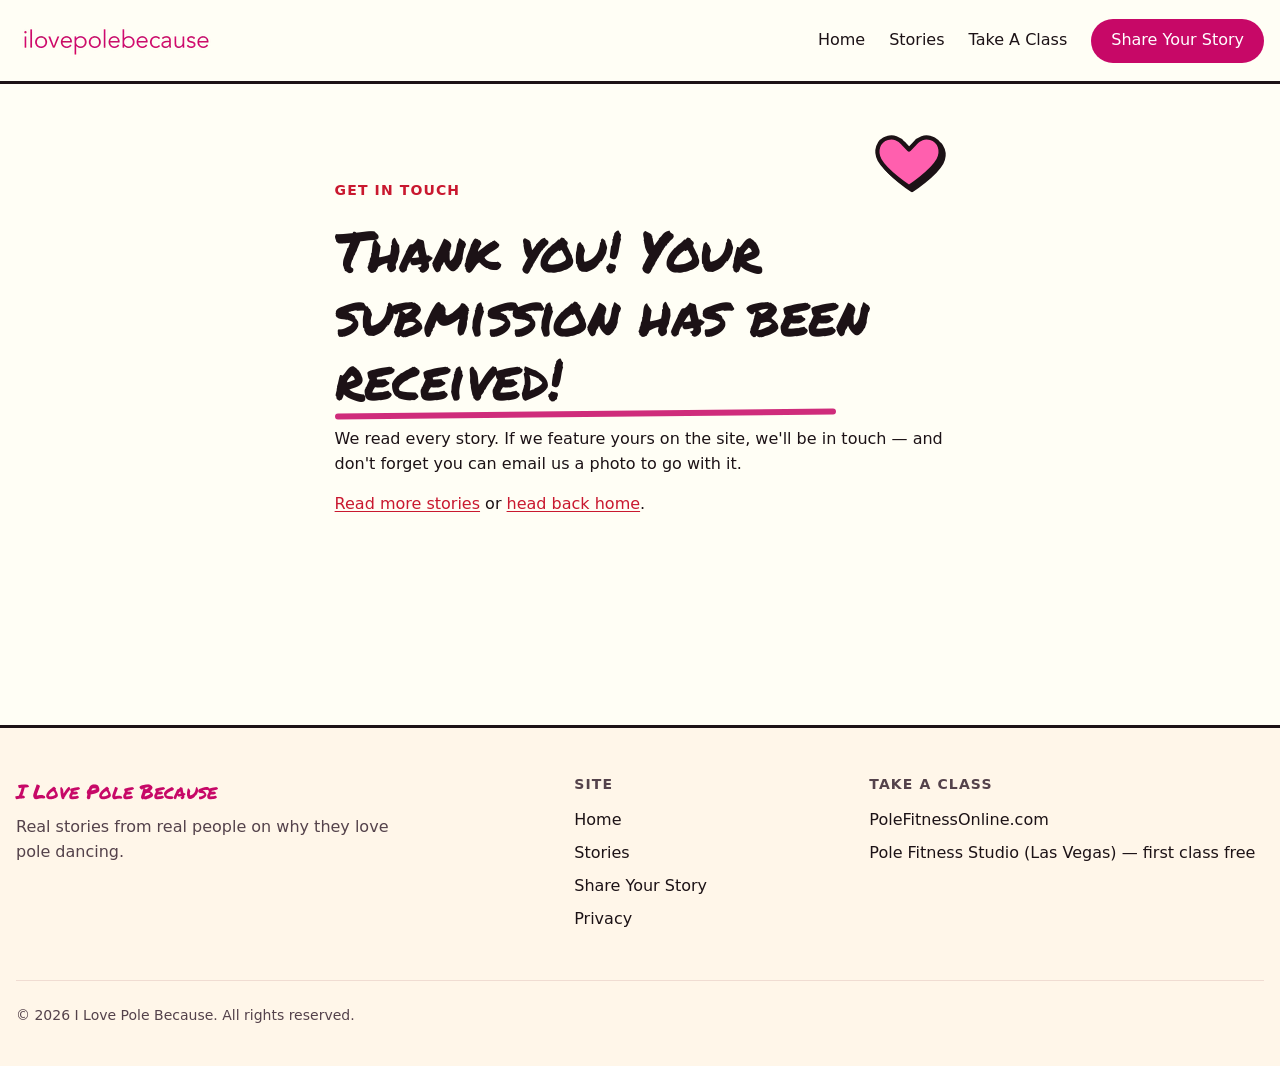
<file: thanks/index.html>
<!DOCTYPE html><html lang=en><head><!-- Google tag (gtag.js) --><script async src="https://www.googletagmanager.com/gtag/js?id=G-2T5BPMNR66"></script><script>window.dataLayer = window.dataLayer || [];function gtag(){dataLayer.push(arguments);}gtag('js', new Date());gtag('config', 'G-2T5BPMNR66');</script><meta charset=utf-8><meta content="width=device-width,initial-scale=1" name=viewport><meta content="IE=edge" http-equiv=X-UA-Compatible><title>Thank You | I Love Pole Because</title><meta content="Your submission has been received." name=description><link href=https://ilovepolebecause.com/thanks rel=canonical><meta content="noindex, nofollow" name=robots><meta content=website property=og:type><meta content="Thank You | I Love Pole Because" property=og:title><meta content="Your submission has been received." property=og:description><meta content=https://ilovepolebecause.com/thanks property=og:url><meta content=https://ilovepolebecause.com/og-image.png property=og:image><meta content="I Love Pole Because" property=og:site_name><meta content=summary_large_image name=twitter:card><meta content="Thank You | I Love Pole Because" name=twitter:title><meta content="Your submission has been received." name=twitter:description><meta content=https://ilovepolebecause.com/og-image.png name=twitter:image><link href=../favicon.svg rel=icon type=image/svg+xml><link href=../apple-touch-icon.png rel=apple-touch-icon sizes=180x180><link href=../site.webmanifest rel=manifest><meta content="Astro v4.16.19" name=generator><link href=../assets/privacy.CB_iWWo0.css rel=stylesheet><style>.thanks[data-astro-cid-pxt24rmx]{position:relative;padding-block:var(--space-section);max-width:60ch}.page-sticker[data-astro-cid-pxt24rmx]{top:var(--space-10);right:0}.thanks[data-astro-cid-pxt24rmx] h1[data-astro-cid-pxt24rmx]{display:inline-block}.eyebrow[data-astro-cid-pxt24rmx]{font-size:var(--fs-sm);font-weight:var(--fw-semibold);text-transform:uppercase;letter-spacing:.08em;color:var(--color-accent)}</style><script type=module>const m=document.documentElement;m.classList.add("js");const u=window.matchMedia("(prefers-reduced-motion: reduce)").matches,a=document.querySelectorAll(".reveal, .reveal-scale, [data-stagger]");if(document.querySelectorAll("[data-stagger]").forEach(e=>{Array.from(e.children).forEach((e,t)=>{e.style.transitionDelay=u?"0ms":80*t+"ms"})}),u||!("IntersectionObserver"in window))a.forEach(e=>e.classList.add("in-view"));else{const e=e=>{e.classList.add("in-view")},t=new IntersectionObserver(n=>{for(const o of n)o.isIntersecting&&(e(o.target),t.unobserve(o.target))},{threshold:0,rootMargin:"0px 0px -6% 0px"});let n=!1;const o=()=>{n=!1;const o=window.innerHeight;a.forEach(n=>{if(n.classList.contains("in-view"))return;const r=n.getBoundingClientRect();r.top<.94*o&&r.bottom>0&&(e(n),t.unobserve(n))})},r=()=>{n||(n=!0,requestAnimationFrame(o))};window.addEventListener("scroll",r,{passive:!0}),window.addEventListener("resize",r,{passive:!0}),window.addEventListener("load",o),setTimeout(o,300),setTimeout(()=>{a.forEach(e)},3500),a.forEach(e=>t.observe(e))}const n=document.getElementById("mobile-nav-toggle"),o=document.getElementById("mobile-nav-drawer");if(o&&o.parentElement!==document.body&&document.body.appendChild(o),n&&o){const e=()=>{n.setAttribute("aria-expanded","false"),n.setAttribute("aria-label","Open menu"),o.setAttribute("hidden",""),document.body.style.overflow=""},t=()=>{n.setAttribute("aria-expanded","true"),n.setAttribute("aria-label","Close menu"),o.removeAttribute("hidden"),document.body.style.overflow="hidden",o.querySelector("a")?.focus()};n.addEventListener("click",()=>{"true"===n.getAttribute("aria-expanded")?e():t()}),o.addEventListener("click",t=>{t.target.closest("a")&&e()}),document.addEventListener("keydown",t=>{"Escape"===t.key&&"true"===n.getAttribute("aria-expanded")&&(e(),n.focus())})}</script><script type=module src=../assets/page.DTIbhfSr.js></script></head><body><a href=#main class=skip-link>Skip to content</a><header class=site-header data-astro-cid-3ef6ksr2><div class=container data-astro-cid-3ef6ksr2><a href=../ class=logo aria-label="I Love Pole Because — home" data-astro-cid-3ef6ksr2><img alt="I Love Pole Because" data-astro-cid-3ef6ksr2 decoding=async height=57 loading=eager src=../assets/logo.DSgeP44o_1ntwhr.webp srcset="../assets/logo.DSgeP44o_ZOX6UU.webp, ../assets/logo.DSgeP44o_1gdWlq.webp 2x" width=200></a><nav aria-label=Primary class=primary-nav data-astro-cid-dmqpwcec><ul data-astro-cid-dmqpwcec><li data-astro-cid-dmqpwcec><a href=../ data-astro-cid-dmqpwcec>Home</a></li><li data-astro-cid-dmqpwcec><a href=../stories data-astro-cid-dmqpwcec>Stories</a></li><li data-astro-cid-dmqpwcec><a href=https://www.polefitnessonline.com data-astro-cid-dmqpwcec rel="noopener noreferrer" target=_blank>Take A Class</a></li><li data-astro-cid-dmqpwcec><a href=../share-your-story class=nav-cta data-astro-cid-dmqpwcec>Share Your Story</a></li></ul></nav><div class=mobile-nav-wrap data-astro-cid-37bvxqo4><button aria-controls=mobile-nav-drawer aria-expanded=false aria-label="Open menu" data-astro-cid-37bvxqo4 id=mobile-nav-toggle type=button><svg aria-hidden=true class=icon-open height=26 viewBox="0 0 24 24" width=26 data-astro-cid-37bvxqo4><path d="M3 6h18v2.5H3zM3 10.75h18v2.5H3zM3 15.5h18V18H3z" fill=currentColor data-astro-cid-37bvxqo4></path></svg> <svg aria-hidden=true class=icon-close height=26 viewBox="0 0 24 24" width=26 data-astro-cid-37bvxqo4><path d="M5.3 3.5 12 10.2l6.7-6.7 1.8 1.8L13.8 12l6.7 6.7-1.8 1.8L12 13.8l-6.7 6.7-1.8-1.8L10.2 12 3.5 5.3z" fill=currentColor data-astro-cid-37bvxqo4></path></svg></button><div class=drawer data-astro-cid-37bvxqo4 hidden id=mobile-nav-drawer><nav aria-label="Mobile primary" data-astro-cid-37bvxqo4><ul data-astro-cid-37bvxqo4><li data-astro-cid-37bvxqo4><a href=../ data-astro-cid-37bvxqo4>Home</a></li><li data-astro-cid-37bvxqo4><a href=../stories data-astro-cid-37bvxqo4>Stories</a></li><li data-astro-cid-37bvxqo4><a href=../share-your-story data-astro-cid-37bvxqo4>Share Your Story</a></li><li data-astro-cid-37bvxqo4><a href=https://www.polefitnessonline.com data-astro-cid-37bvxqo4 rel="noopener noreferrer" target=_blank>Take A Class</a></li></ul></nav></div></div></div></header><main id=main><section class="container thanks" data-astro-cid-pxt24rmx><svg aria-hidden=true class="doodle page-sticker sticker" height=72 viewBox="0 0 24 24" width=72 data-astro-cid-pxt24rmx><path d="M12 21s-7.5-4.9-9.8-9C.6 9 1.7 5.6 4.8 4.7c1.9-.6 4 .1 5.2 1.7L12 8.5l2-2.1c1.2-1.6 3.3-2.3 5.2-1.7 3.1.9 4.2 4.3 2.6 7.3-2.3 4.1-9.8 9-9.8 9z" fill=var(--color-pop-pink) data-astro-cid-pxt24rmx stroke=var(--color-ink) stroke-linejoin=round stroke-width=1.4></path></svg><p class=eyebrow data-astro-cid-pxt24rmx>Get In Touch</p><h1 class=marker-underline data-astro-cid-pxt24rmx>Thank you! Your submission has been received!</h1><p data-astro-cid-pxt24rmx>We read every story. If we feature yours on the site, we'll be in touch — and don't forget you can email us a photo to go with it.</p><p data-astro-cid-pxt24rmx><a href=../stories data-astro-cid-pxt24rmx>Read more stories</a> or <a href=../ data-astro-cid-pxt24rmx>head back home</a>.</p></section></main><footer class=site-footer data-astro-cid-sz7xmlte><div class=container data-astro-cid-sz7xmlte><div class=grid data-astro-cid-sz7xmlte><div data-astro-cid-sz7xmlte><a href=../ data-astro-cid-sz7xmlte class=logo>I Love Pole Because</a><p class=tagline data-astro-cid-sz7xmlte>Real stories from real people on why they love pole dancing.</p></div><nav aria-label=Footer data-astro-cid-sz7xmlte><h2 data-astro-cid-sz7xmlte>Site</h2><ul data-astro-cid-sz7xmlte><li data-astro-cid-sz7xmlte><a href=../ data-astro-cid-sz7xmlte>Home</a></li><li data-astro-cid-sz7xmlte><a href=../stories data-astro-cid-sz7xmlte>Stories</a></li><li data-astro-cid-sz7xmlte><a href=../share-your-story data-astro-cid-sz7xmlte>Share Your Story</a></li><li data-astro-cid-sz7xmlte><a href=../privacy data-astro-cid-sz7xmlte>Privacy</a></li></ul></nav><nav aria-label="Take a class" data-astro-cid-sz7xmlte><h2 data-astro-cid-sz7xmlte>Take A Class</h2><ul data-astro-cid-sz7xmlte><li data-astro-cid-sz7xmlte><a href=https://www.polefitnessonline.com data-astro-cid-sz7xmlte rel="noopener noreferrer" target=_blank>PoleFitnessOnline.com</a></li><li data-astro-cid-sz7xmlte><a href=https://polefitnessstudio.com data-astro-cid-sz7xmlte rel="noopener noreferrer" target=_blank>Pole Fitness Studio (Las Vegas) — first class free</a></li></ul></nav></div><p class=copyright data-astro-cid-sz7xmlte>© 2026 I Love Pole Because. All rights reserved.</p></div></footer></body></html>
</file>
